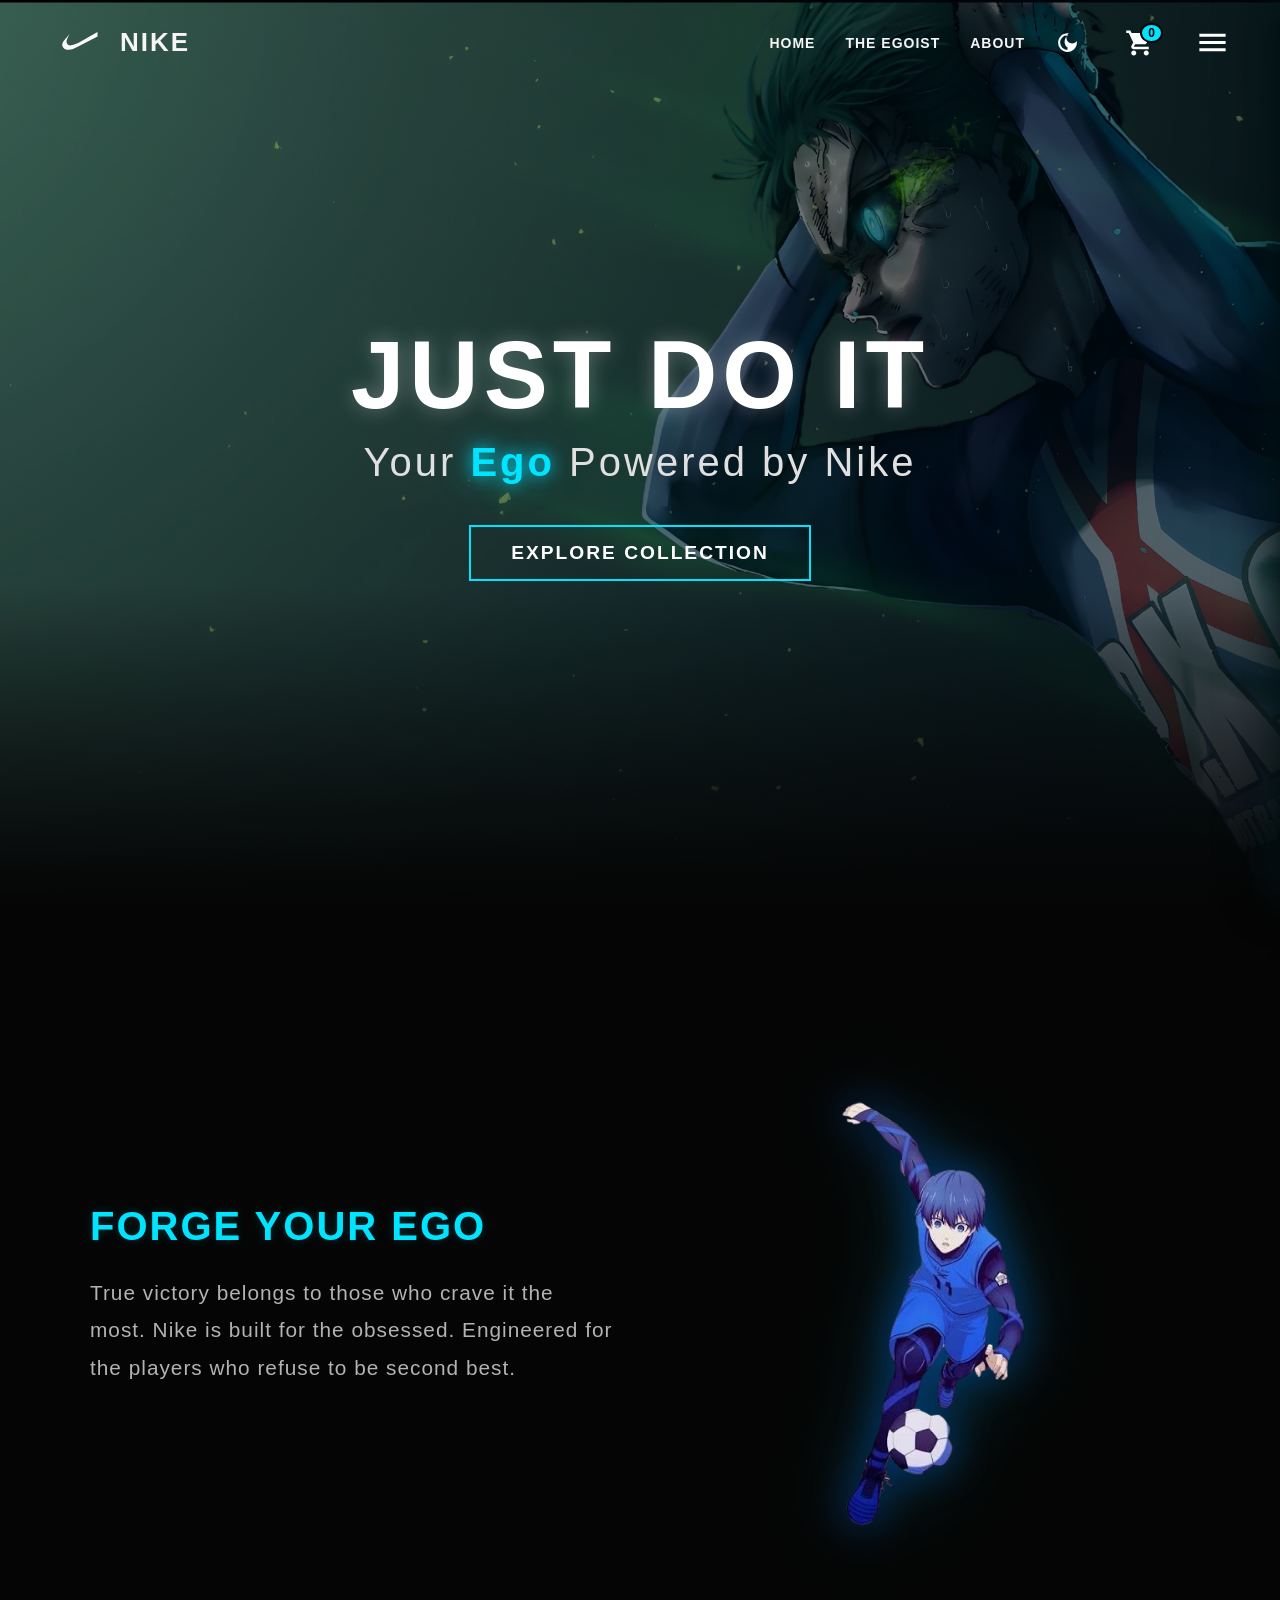
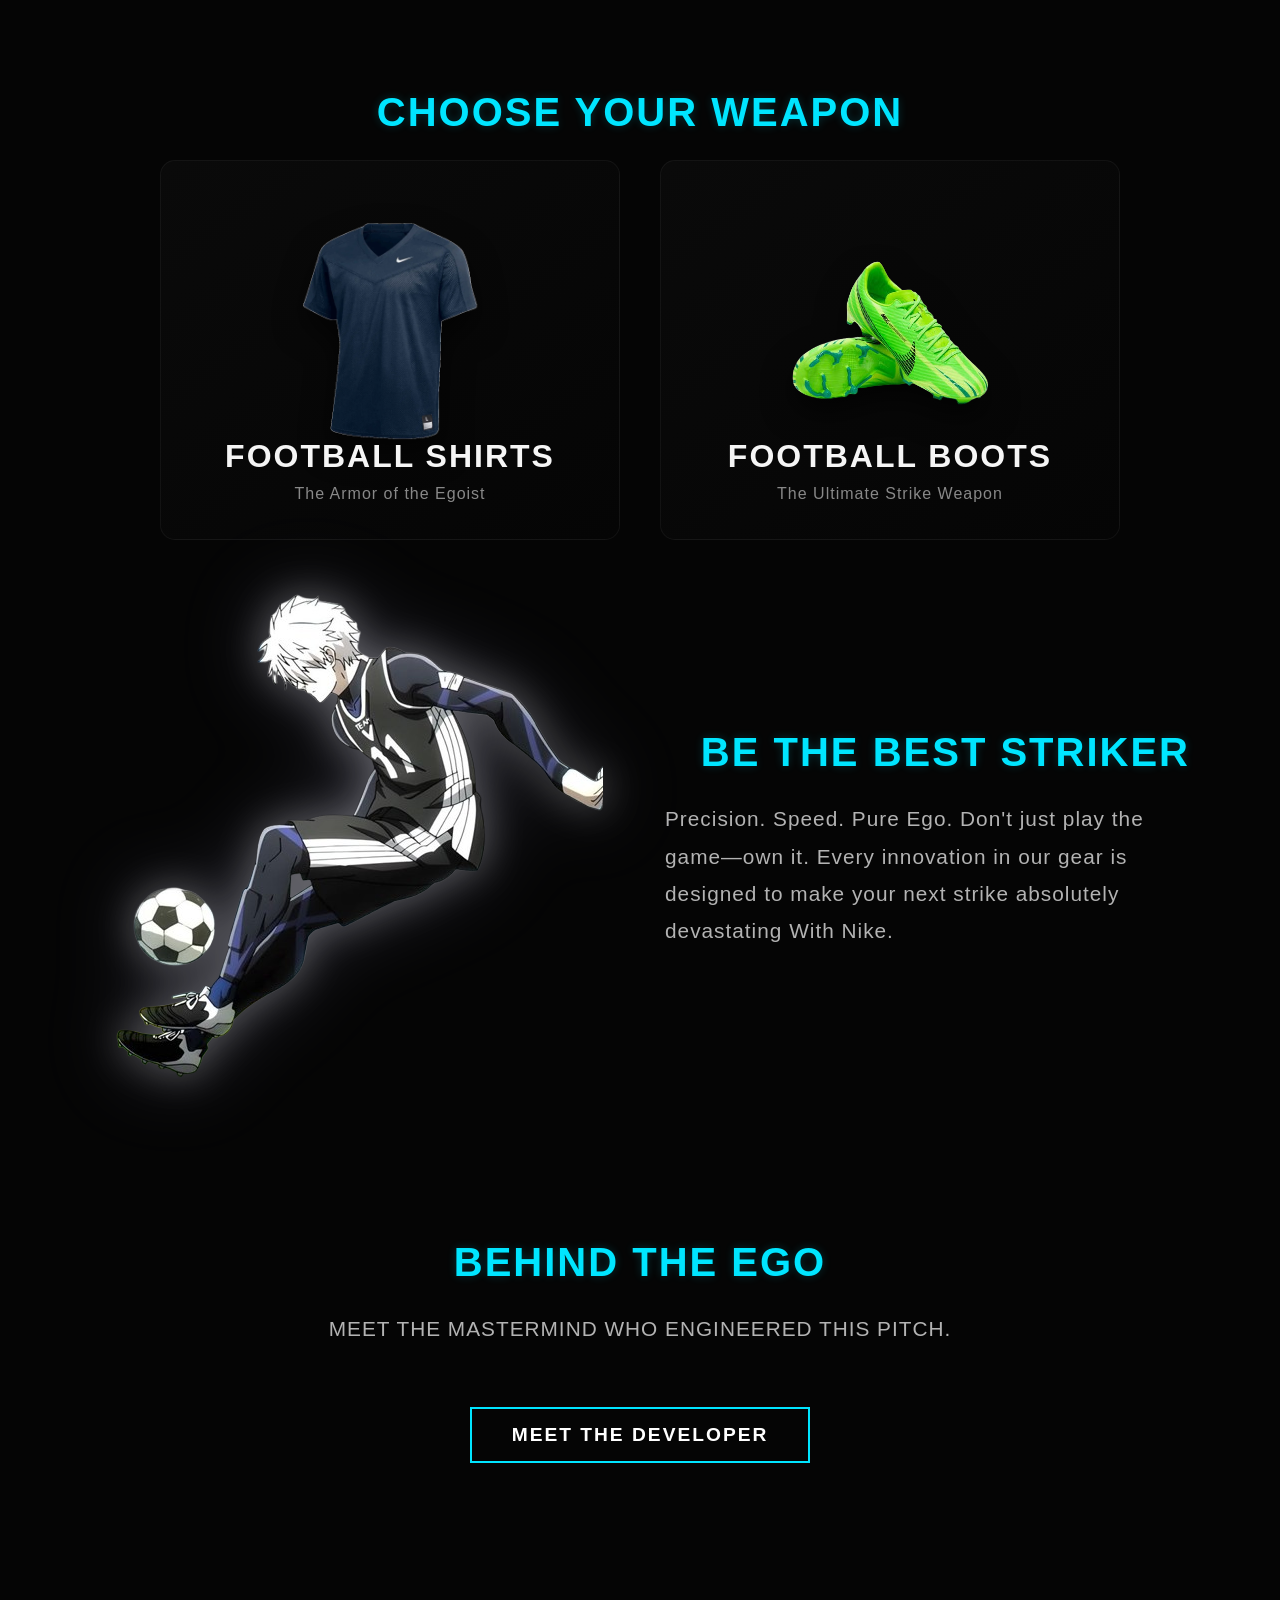
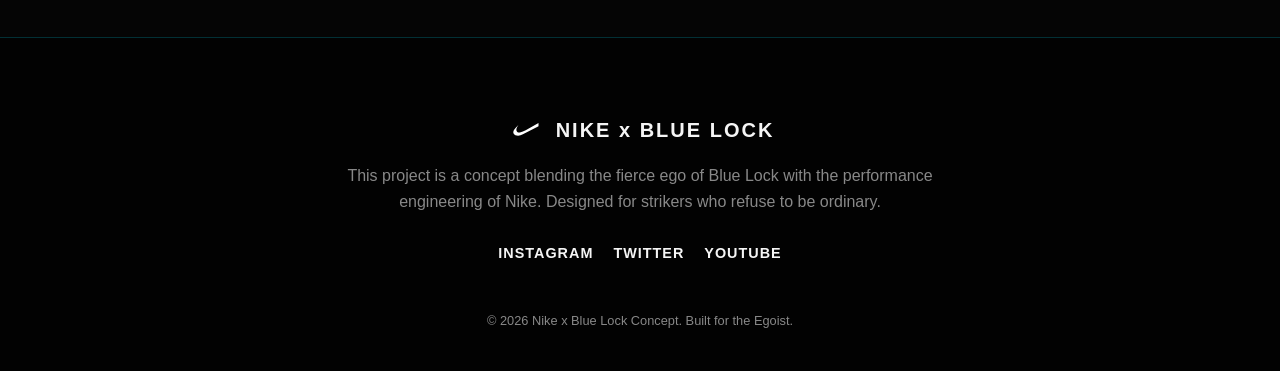
<file: index.html>
<!DOCTYPE html>
<html lang="en">
<head>
    <meta charset="UTF-8">
    <meta name="viewport" content="width=device-width, initial-scale=1.0">
    <title>Nike | Blue Lock</title>
    <link rel="icon" href="data:image/svg+xml,<svg xmlns='http://www.w3.org/2000/svg' viewBox='0 0 24 24'><path d='M24 7.8L9.04 15.6c-2.32 1.31-4.7 1.77-7.23.95C.13 15.44-1.14 13.9.79 10.98c.45-.69 1-1.34 1.58-1.95.83-.87 1.62-1.78 2.45-2.65-.63.95-1.14 1.95-1.6 2.97-.47 1.05-.62 2.1-.2 3.1.53 1.25 1.77 1.74 3.07 1.48 1.98-.38 3.86-1.15 5.6-2.07l12.31-7.06z' fill='%2300e5ff'/></svg>" type="image/svg+xml">
    <link rel="stylesheet" href="css/master.css">
</head>
<body>

    <!-- شريط التنقل (Navbar) -->
    <nav id="navbar">
        <div class="logo">
            <svg viewBox="0 0 24 24" width="60" height="35" fill="white">
                <path d="M24 7.8L9.04 15.6c-2.32 1.31-4.7 1.77-7.23.95C.13 15.44-1.14 13.9.79 10.98c.45-.69 1-1.34 1.58-1.95.83-.87 1.62-1.78 2.45-2.65-.63.95-1.14 1.95-1.6 2.97-.47 1.05-.62 2.1-.2 3.1.53 1.25 1.77 1.74 3.07 1.48 1.98-.38 3.86-1.15 5.6-2.07l12.31-7.06z"/>
            </svg>
            NIKE
        </div>
        
        <div class="nav-right">
            <ul class="nav-links">
                <li><a href="#hero">Home</a></li>
                <li><a href="#about">The Egoist</a></li>
                <li><a href="#footer">About</a></li>
            </ul>
            
            <!-- أيقونة التبديل بين الوضع النهاري والليلي -->
            <!-- الأساسي هنا (الدارك مود) فبيظهر القمر، والشمس مخفية -->
            <div class="theme-btn" id="theme-btn" onclick="toggleTheme()" style="cursor: pointer; margin-right: 15px; display: flex; align-items: center;">
                <svg class="moon-icon" viewBox="0 0 24 24" width="25" height="25" fill="white">
                    <path d="M12 3c-4.97 0-9 4.03-9 9s4.03 9 9 9 9-4.03 9-9c0-.46-.04-.92-.1-1.36-.98 1.37-2.58 2.26-4.4 2.26-3.03 0-5.5-2.47-5.5-5.5 0-1.82.89-3.42 2.26-4.4C12.92 3.04 12.46 3 12 3zm0 16c-3.86 0-7-3.14-7-7s3.14-7 7-7c.2 0 .4.02.59.05-2.02 1.3-3.39 3.55-3.39 6.15 0 2.6 1.37 4.85 3.39 6.15-.19.03-.39.05-.59.05z"/>
                </svg>
                <svg class="sun-icon" viewBox="0 0 24 24" width="25" height="25" fill="white" style="display: none;">
                    <path d="M12 7c-2.76 0-5 2.24-5 5s2.24 5 5 5 5-2.24 5-5-2.24-5-5-5zM2 13h2c.55 0 1-.45 1-1s-.45-1-1-1H2c-.55 0-1 .45-1 1s.45 1 1 1zm18 0h2c.55 0 1-.45 1-1s-.45-1-1-1h-2c-.55 0-1 .45-1 1s.45 1 1 1zM11 2v2c0 .55.45 1 1 1s1-.45 1-1V2c0-.55-.45-1-1-1s-1 .45-1 1zm0 18v2c0 .55.45 1 1 1s1-.45 1-1v-2c0-.55-.45-1-1-1s-1 .45-1 1zM5.99 4.58c-.39-.39-1.03-.39-1.41 0-.39.39-.39 1.03 0 1.41l1.06 1.06c.39.39 1.03.39 1.41 0s.39-1.03 0-1.41L5.99 4.58zm12.37 12.37c-.39-.39-1.03-.39-1.41 0-.39.39-.39 1.03 0 1.41l1.06 1.06c.39.39 1.03.39 1.41 0 .39-.39.39-1.03 0-1.41l-1.06-1.06zm1.06-10.96c.39-.39.39-1.03 0-1.41-.39-.39-1.03-.39-1.41 0l-1.06 1.06c-.39.39-.39 1.03 0 1.41s1.03.39 1.41 0l1.06-1.06zM7.05 18.36c.39-.39.39-1.03 0-1.41-.39-.39-1.03-.39-1.41 0l-1.06 1.06c-.39.39-.39 1.03 0 1.41s1.03.39 1.41 0l1.06-1.06z"/>
                </svg>
            </div>

            <!-- أيقونة سلة المشتريات -->
            <div class="cart-btn" onclick="toggleCart()">
                <svg viewBox="0 0 24 24" width="30" height="30" fill="white">
                    <path d="M7 18c-1.1 0-1.99.9-1.99 2S5.9 22 7 22s2-.9 2-2-.9-2-2-2zm10 0c-1.1 0-1.99.9-1.99 2s.89 2 1.99 2 2-.9 2-2-.9-2-2-2zm-9.83-3.25l.03-.12.9-1.63h7.45c.75 0 1.41-.41 1.75-1.03l3.58-6.49c.08-.14.12-.31.12-.48 0-.55-.45-1-1-1H5.21l-.94-2H1v2h2l3.6 7.59-1.35 2.44C4.52 15.37 5.48 17 7 17h12v-2H7l.17-.25z"/>
                </svg>
                <span class="cart-badge" id="cart-badge">0</span>
            </div>

            <!-- أيقونة القائمة الجانبية -->
            <div class="menu-btn" id="menu-btn">
                <svg viewBox="0 0 24 24" width="35" height="35" fill="white">
                    <path d="M3 6h18v2H3V6m0 5h18v2H3v-2m0 5h18v2H3v-2z"/>
                </svg>
            </div>
        </div>
    </nav>

  <!-- القائمة الجانبية المخفية -->
    <div id="sidebar" class="sidebar">
        <div class="close-btn" id="close-btn">&times;</div>
      <ul class="sidebar-links">
            <!-- ضفنا كلاس mobile-only للروابط اللي المفروض تختفي في اللاب توب -->
            <li class="mobile-only"><a href="#hero" onclick="document.getElementById('sidebar').classList.remove('active');">Home</a></li>
            <li class="mobile-only"><a href="#about" onclick="document.getElementById('sidebar').classList.remove('active');">The Egoist</a></li>
            
            <!-- التيشيرتات والبوتس هيفضلوا ظاهرين دايماً في كل الشاشات -->
            <li><a href="shirts.html" target="_blank">Football Shirts</a></li>
            <li><a href="boots.html" target="_blank">Football Boots</a></li>
            
            <li class="mobile-only"><a href="#footer" onclick="document.getElementById('sidebar').classList.remove('active');">About</a></li>
        </ul>
    </div>

    <!-- بطل الصفحة -->
    <section id="hero">
        <video class="video-bg" autoplay loop muted playsinline webkit-playsinline poster="main photos/rin-poster.png" preload="auto">
            <source src="main videos/rin-itoshi-bluelock.3840x2160.mp4" type="video/mp4">
        </video>
        <div class="overlay"></div>
        <div class="hero-content">
            <h1>Just Do It</h1>
            <h2>Your <span>Ego</span> Powered by Nike </h2>
<a href="#" id="explore-btn" class="btn" onclick="document.getElementById('sidebar').classList.add('active'); return false;">Explore Collection</a>        </div>
    </section>

    <!-- المحتوى -->
    <section id="about" class="content-section">
        
        <!-- إيساجي -->
        <div class="split-container reveal">
            <div class="text-content">
                <h3 class="section-title text-left">FORGE YOUR EGO</h3>
                <p>True victory belongs to those who crave it the most. Nike is built for the obsessed. Engineered for the players who refuse to be second best.</p>
            </div>
            <div class="image-content">
                <img src="main photos/images_isagiiii-removebg-preview.png" alt="Isagi Yoichi" class="character-img isagi-aura">
            </div>
        </div>
        
      

        <!-- الكروت -->
        <div class="categories-section reveal">
            <h3 class="section-title text-center">CHOOSE YOUR WEAPON</h3>
            <div class="cards-container">
                <a href="shirts.html" class="category-card isagi-card">
                    <img src="main photos/NikeMen_sStockFlagFootballJersey_13.webp" alt="Football Shirt" class="card-image">
                    <div class="card-text">
                        <h4>FOOTBALL SHIRTS</h4>
                        <p>The Armor of the Egoist</p>
                    </div>
                </a>
                <a href="boots.html" class="category-card rin-card">
                    <img src="main photos/images_boots-removebg-preview.png" alt="Football Boots" class="card-image">
                    <div class="card-text">
                        <h4>FOOTBALL BOOTS</h4>
                        <p>The Ultimate Strike Weapon</p>
                    </div>
                </a>
            </div>
        </div>



          <!-- ناجي -->
        <div class="split-container split-reverse reveal">
            <div class="text-content">
                <h3 class="section-title text-left">BE THE BEST STRIKER</h3>
                <p>Precision. Speed. Pure Ego. Don't just play the game—own it. Every innovation in our gear is designed to make your next strike absolutely devastating With Nike.</p>
            </div>
            <div class="image-content">
                <img src="main photos/nagiiisiii-removebg-preview.png" alt="Nagi Seishiro" class="character-img nagi-aura">
            </div>
        </div>


        
        
        <!-- سيكشن المطور -->
        <div class="developer-teaser reveal">
            <h3 class="section-title text-center">BEHIND THE EGO</h3>
            <p class="section-subtitle text-center">Meet the mastermind who engineered this pitch.</p>
            <div class="text-center" style="margin-top: 30px;">
                <a href="me.html" class="btn">MEET THE DEVELOPER</a>
            </div>
        </div>

    </section>

    <!-- الفوتر -->
    <footer id="footer" class="footer-section">
        <div class="footer-content reveal">
            <div class="footer-logo">
                <svg viewBox="0 0 24 24" width="40" height="25" fill="white">
                    <path d="M24 7.8L9.04 15.6c-2.32 1.31-4.7 1.77-7.23.95C.13 15.44-1.14 13.9.79 10.98c.45-.69 1-1.34 1.58-1.95.83-.87 1.62-1.78 2.45-2.65-.63.95-1.14 1.95-1.6 2.97-.47 1.05-.62 2.1-.2 3.1.53 1.25 1.77 1.74 3.07 1.48 1.98-.38 3.86-1.15 5.6-2.07l12.31-7.06z"/>
                </svg>
                <span>NIKE x BLUE LOCK</span>
            </div>
            <p>This project is a concept blending the fierce ego of Blue Lock with the performance engineering of Nike. Designed for strikers who refuse to be ordinary.</p>
            <div class="social-links">
                <a href="https://www.instagram.com/nike/" target="_blank">Instagram</a>
                <a href="https://twitter.com/Nike" target="_blank">Twitter</a>
                <a href="https://www.youtube.com/@nike" target="_blank">YouTube</a>
            </div>
            <p class="copyright">&copy; 2026 Nike x Blue Lock Concept. Built for the Egoist.</p>
        </div>
    </footer>

    <!-- سلة المشتريات -->
    <div id="cart-sidebar" class="cart-sidebar">
        <div class="cart-header">
            <h2>YOUR GEAR</h2>
            <div class="close-cart" onclick="toggleCart()">&times;</div>
        </div>
        
        <div class="cart-items-container" id="cart-items"></div>

        <div class="cart-footer">
            <div class="cart-total">
                <span>TOTAL:</span>
                <span id="cart-total-price">$0.00</span>
            </div>
            <button class="btn checkout-btn">CHECKOUT</button>
        </div>
    </div>
    
    <div id="cart-overlay" class="cart-overlay" onclick="toggleCart()"></div>

    <script src="js/active.js"></script>
</body>
</html>
</file>
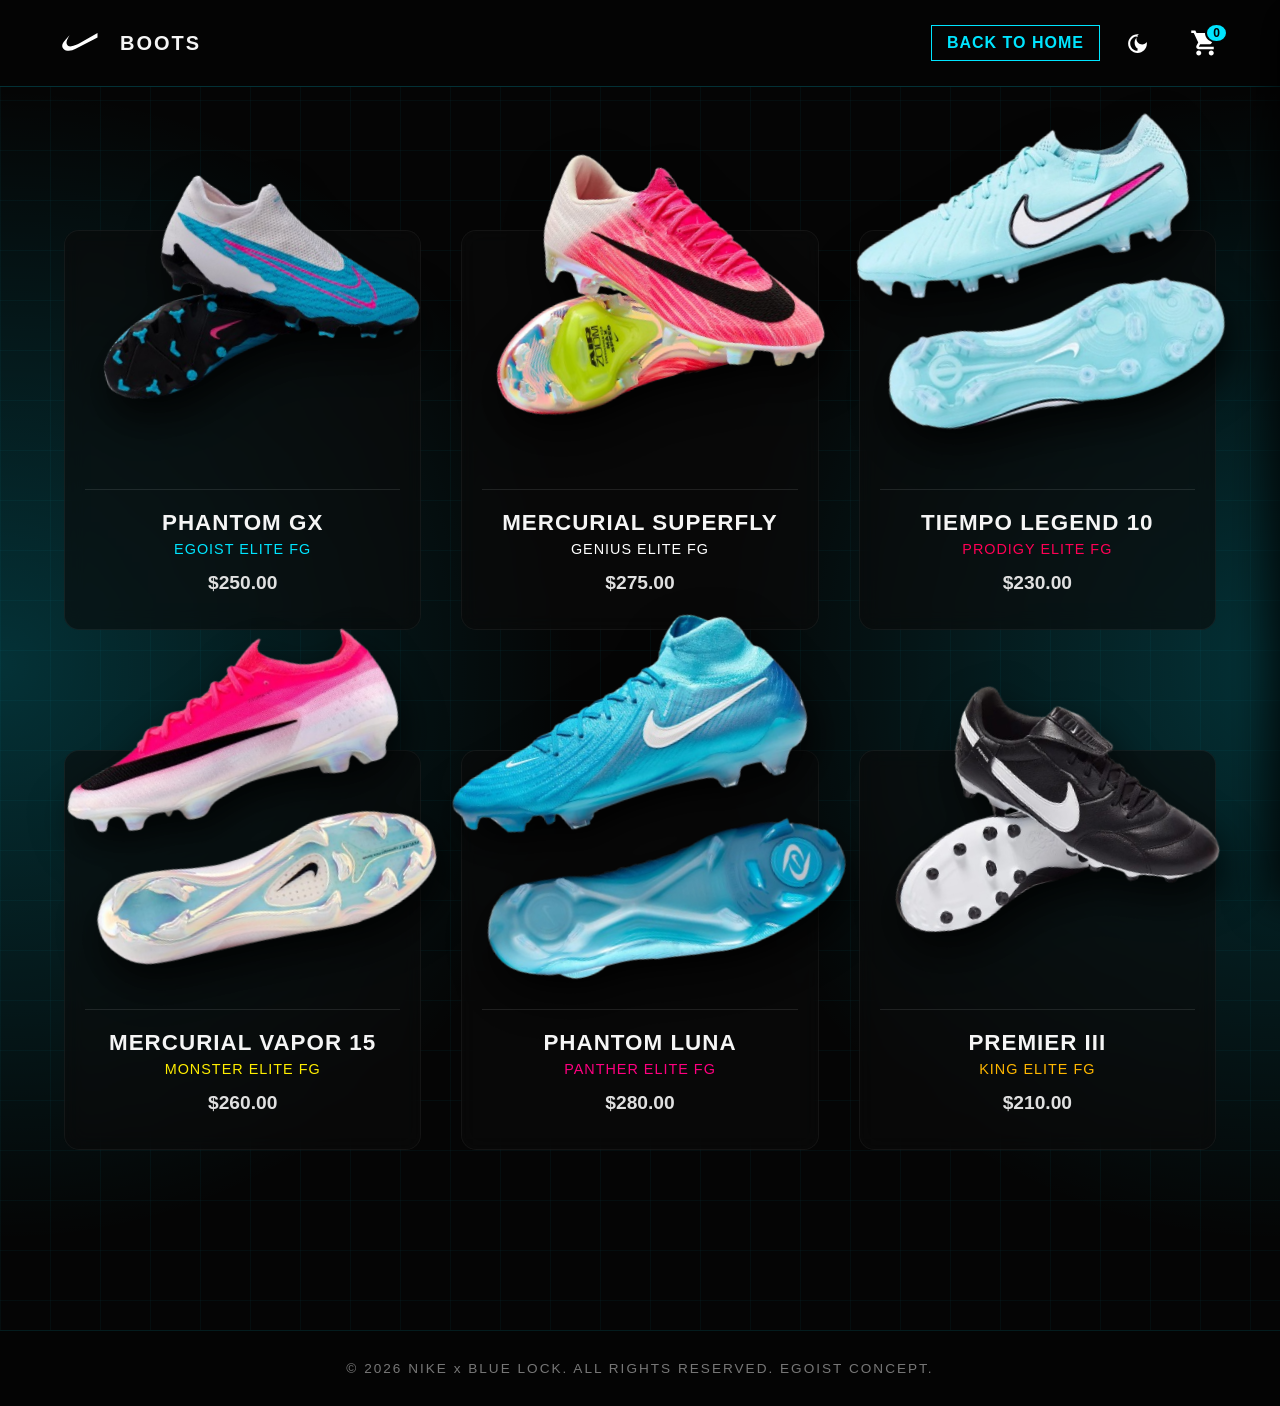
<file: boots.html>
<!DOCTYPE html>
<html lang="en">
<head>
    <meta charset="UTF-8">
    <meta name="viewport" content="width=device-width, initial-scale=1.0">
    <title>Nike | Football Boots</title>
    <!-- ربط ملف الـ CSS الخاص بالأحذية -->
    <link rel="stylesheet" href="css/boots.css">
</head>
<body>

    <!-- الناف بار للرجوع -->
    <nav id="navbar">
        <div class="logo">
            <svg viewBox="0 0 24 24" width="60" height="35" fill="white">
                <path d="M24 7.8L9.04 15.6c-2.32 1.31-4.7 1.77-7.23.95C.13 15.44-1.14 13.9.79 10.98c.45-.69 1-1.34 1.58-1.95.83-.87 1.62-1.78 2.45-2.65-.63.95-1.14 1.95-1.6 2.97-.47 1.05-.62 2.1-.2 3.1.53 1.25 1.77 1.74 3.07 1.48 1.98-.38 3.86-1.15 5.6-2.07l12.31-7.06z"/>
            </svg>
            BOOTS
        </div>
        <div class="nav-right">
            <a href="index.html" class="back-btn">Back to Home</a>
            
            
            <!-- أيقونة التبديل بين الوضع النهاري والليلي -->
            <div class="theme-btn" id="theme-btn" onclick="toggleTheme()" style="cursor: pointer; margin-right: 15px; display: flex; align-items: center;">
                <svg class="moon-icon" viewBox="0 0 24 24" width="25" height="25" fill="white">
                    <path d="M12 3c-4.97 0-9 4.03-9 9s4.03 9 9 9 9-4.03 9-9c0-.46-.04-.92-.1-1.36-.98 1.37-2.58 2.26-4.4 2.26-3.03 0-5.5-2.47-5.5-5.5 0-1.82.89-3.42 2.26-4.4C12.92 3.04 12.46 3 12 3zm0 16c-3.86 0-7-3.14-7-7s3.14-7 7-7c.2 0 .4.02.59.05-2.02 1.3-3.39 3.55-3.39 6.15 0 2.6 1.37 4.85 3.39 6.15-.19.03-.39.05-.59.05z"/>
                </svg>
                <svg class="sun-icon" viewBox="0 0 24 24" width="25" height="25" fill="white" style="display: none;">
                    <path d="M12 7c-2.76 0-5 2.24-5 5s2.24 5 5 5 5-2.24 5-5-2.24-5-5-5zM2 13h2c.55 0 1-.45 1-1s-.45-1-1-1H2c-.55 0-1 .45-1 1s.45 1 1 1zm18 0h2c.55 0 1-.45 1-1s-.45-1-1-1h-2c-.55 0-1 .45-1 1s.45 1 1 1zM11 2v2c0 .55.45 1 1 1s1-.45 1-1V2c0-.55-.45-1-1-1s-1 .45-1 1zm0 18v2c0 .55.45 1 1 1s1-.45 1-1v-2c0-.55-.45-1-1-1s-1 .45-1 1zM5.99 4.58c-.39-.39-1.03-.39-1.41 0-.39.39-.39 1.03 0 1.41l1.06 1.06c.39.39 1.03.39 1.41 0s.39-1.03 0-1.41L5.99 4.58zm12.37 12.37c-.39-.39-1.03-.39-1.41 0-.39.39-.39 1.03 0 1.41l1.06 1.06c.39.39 1.03.39 1.41 0 .39-.39.39-1.03 0-1.41l-1.06-1.06zm1.06-10.96c.39-.39.39-1.03 0-1.41-.39-.39-1.03-.39-1.41 0l-1.06 1.06c-.39.39-.39 1.03 0 1.41s1.03.39 1.41 0l1.06-1.06zM7.05 18.36c.39-.39.39-1.03 0-1.41-.39-.39-1.03-.39-1.41 0l-1.06 1.06c-.39.39-.39 1.03 0 1.41s1.03.39 1.41 0l1.06-1.06z"/>
                </svg>
            </div>

            <!-- أيقونة سلة المشتريات -->
            <div class="cart-btn" onclick="toggleCart()">
                <svg viewBox="0 0 24 24" width="30" height="30" fill="white">
                    <path d="M7 18c-1.1 0-1.99.9-1.99 2S5.9 22 7 22s2-.9 2-2-.9-2-2-2zm10 0c-1.1 0-1.99.9-1.99 2s.89 2 1.99 2 2-.9 2-2-.9-2-2-2zm-9.83-3.25l.03-.12.9-1.63h7.45c.75 0 1.41-.41 1.75-1.03l3.58-6.49c.08-.14.12-.31.12-.48 0-.55-.45-1-1-1H5.21l-.94-2H1v2h2l3.6 7.59-1.35 2.44C4.52 15.37 5.48 17 7 17h12v-2H7l.17-.25z"/>
                </svg>
                <span class="cart-badge" id="cart-badge">0</span>
            </div>
        </div>
    </nav>

    <!-- مساحة الكروت والمنتجات -->
    <section id="boots-hero">
        <div class="products-grid">
            
            <!-- 1. الكارت الأول (أزرق) -->
            <div class="product-card boot-card-1">
                <div class="card-glow"></div>
                <img src="boots/1.png" alt="Nike Boot" class="boot-img">
                <div class="card-info">
                    <h2 class="boot-name">PHANTOM GX</h2>
                    <p class="edition">Egoist Elite FG</p>
                    <p class="price">$250.00</p>
                    <a href="javascript:void(0)" class="buy-btn" onclick="addToCart('PHANTOM GX', 250, 'boots/1.png')">ADD TO CART</a>
                </div>
            </div>

            <!-- 2. الكارت التاني (أبيض) -->
            <div class="product-card boot-card-2">
                <div class="card-glow"></div>
                <img src="boots/2.png" alt="Nike Boot" class="boot-img">
                <div class="card-info">
                    <h2 class="boot-name">MERCURIAL SUPERFLY</h2>
                    <p class="edition">Genius Elite FG</p>
                    <p class="price">$275.00</p>
                    <a href="javascript:void(0)" class="buy-btn" onclick="addToCart('MERCURIAL SUPERFLY', 275, 'boots/2.png')">ADD TO CART</a>
                </div>
            </div>

            <!-- 3. الكارت التالت (أحمر) -->
            <div class="product-card boot-card-3">
                <div class="card-glow"></div>
                <img src="boots/3.png" alt="Nike Boot" class="boot-img">
                <div class="card-info">
                    <h2 class="boot-name">TIEMPO LEGEND 10</h2>
                    <p class="edition">Prodigy Elite FG</p>
                    <p class="price">$230.00</p>
                    <a href="javascript:void(0)" class="buy-btn" onclick="addToCart('TIEMPO LEGEND 10', 230, 'boots/3.png')">ADD TO CART</a>
                </div>
            </div>

            <!-- 4. الكارت الرابع (أصفر) -->
            <div class="product-card boot-card-4">
                <div class="card-glow"></div>
                <img src="boots/4.png" alt="Nike Boot" class="boot-img">
                <div class="card-info">
                    <h2 class="boot-name">MERCURIAL VAPOR 15</h2>
                    <p class="edition">Monster Elite FG</p>
                    <p class="price">$260.00</p>
                    <a href="javascript:void(0)" class="buy-btn" onclick="addToCart('MERCURIAL VAPOR 15', 260, 'boots/4.png')">ADD TO CART</a>
                </div>
            </div>

            <!-- 5. الكارت الخامس (ماجنتا/بينك) -->
            <div class="product-card boot-card-5">
                <div class="card-glow"></div>
                <img src="boots/5.png" alt="Nike Boot" class="boot-img">
                <div class="card-info">
                    <h2 class="boot-name">PHANTOM LUNA</h2>
                    <p class="edition">Panther Elite FG</p>
                    <p class="price">$280.00</p>
                    <a href="javascript:void(0)" class="buy-btn" onclick="addToCart('PHANTOM LUNA', 280, 'boots/5.png')">ADD TO CART</a>
                </div>
            </div>

            <!-- 6. الكارت السادس (دهبي) -->
            <div class="product-card boot-card-6">
                <div class="card-glow"></div>
                <img src="boots/6.png" alt="Nike Boot" class="boot-img">
                <div class="card-info">
                    <h2 class="boot-name">PREMIER III</h2>
                    <p class="edition">King Elite FG</p>
                    <p class="price">$210.00</p>
                    <a href="javascript:void(0)" class="buy-btn" onclick="addToCart('PREMIER III', 210, 'boots/6.png')">ADD TO CART</a>
                </div>
            </div>

        </div>
    </section>

    <!-- فوتر الصفحة الاحترافي -->
    <footer id="boots-footer">
        <p>© 2026 NIKE x BLUE LOCK. ALL RIGHTS RESERVED. EGOIST CONCEPT.</p>
    </footer>

    <!-- سلة المشتريات (Cart Sidebar) -->
    <div id="cart-sidebar" class="cart-sidebar">
        <div class="cart-header">
            <h2>YOUR GEAR</h2>
            <div class="close-cart" onclick="toggleCart()">&times;</div>
        </div>
        
        <div class="cart-items-container" id="cart-items">
            <!-- المنتجات هتظهر هنا -->
        </div>

        <div class="cart-footer">
            <div class="cart-total">
                <span>TOTAL:</span>
                <span id="cart-total-price">$0.00</span>
            </div>
            <button class="btn checkout-btn">CHECKOUT</button>
        </div>
    </div>
    
    <!-- تغطية الشاشة للسلة -->
    <div id="cart-overlay" class="cart-overlay" onclick="toggleCart()"></div>

    <script src="js/boots.js"></script>
</body>
</html>
</file>
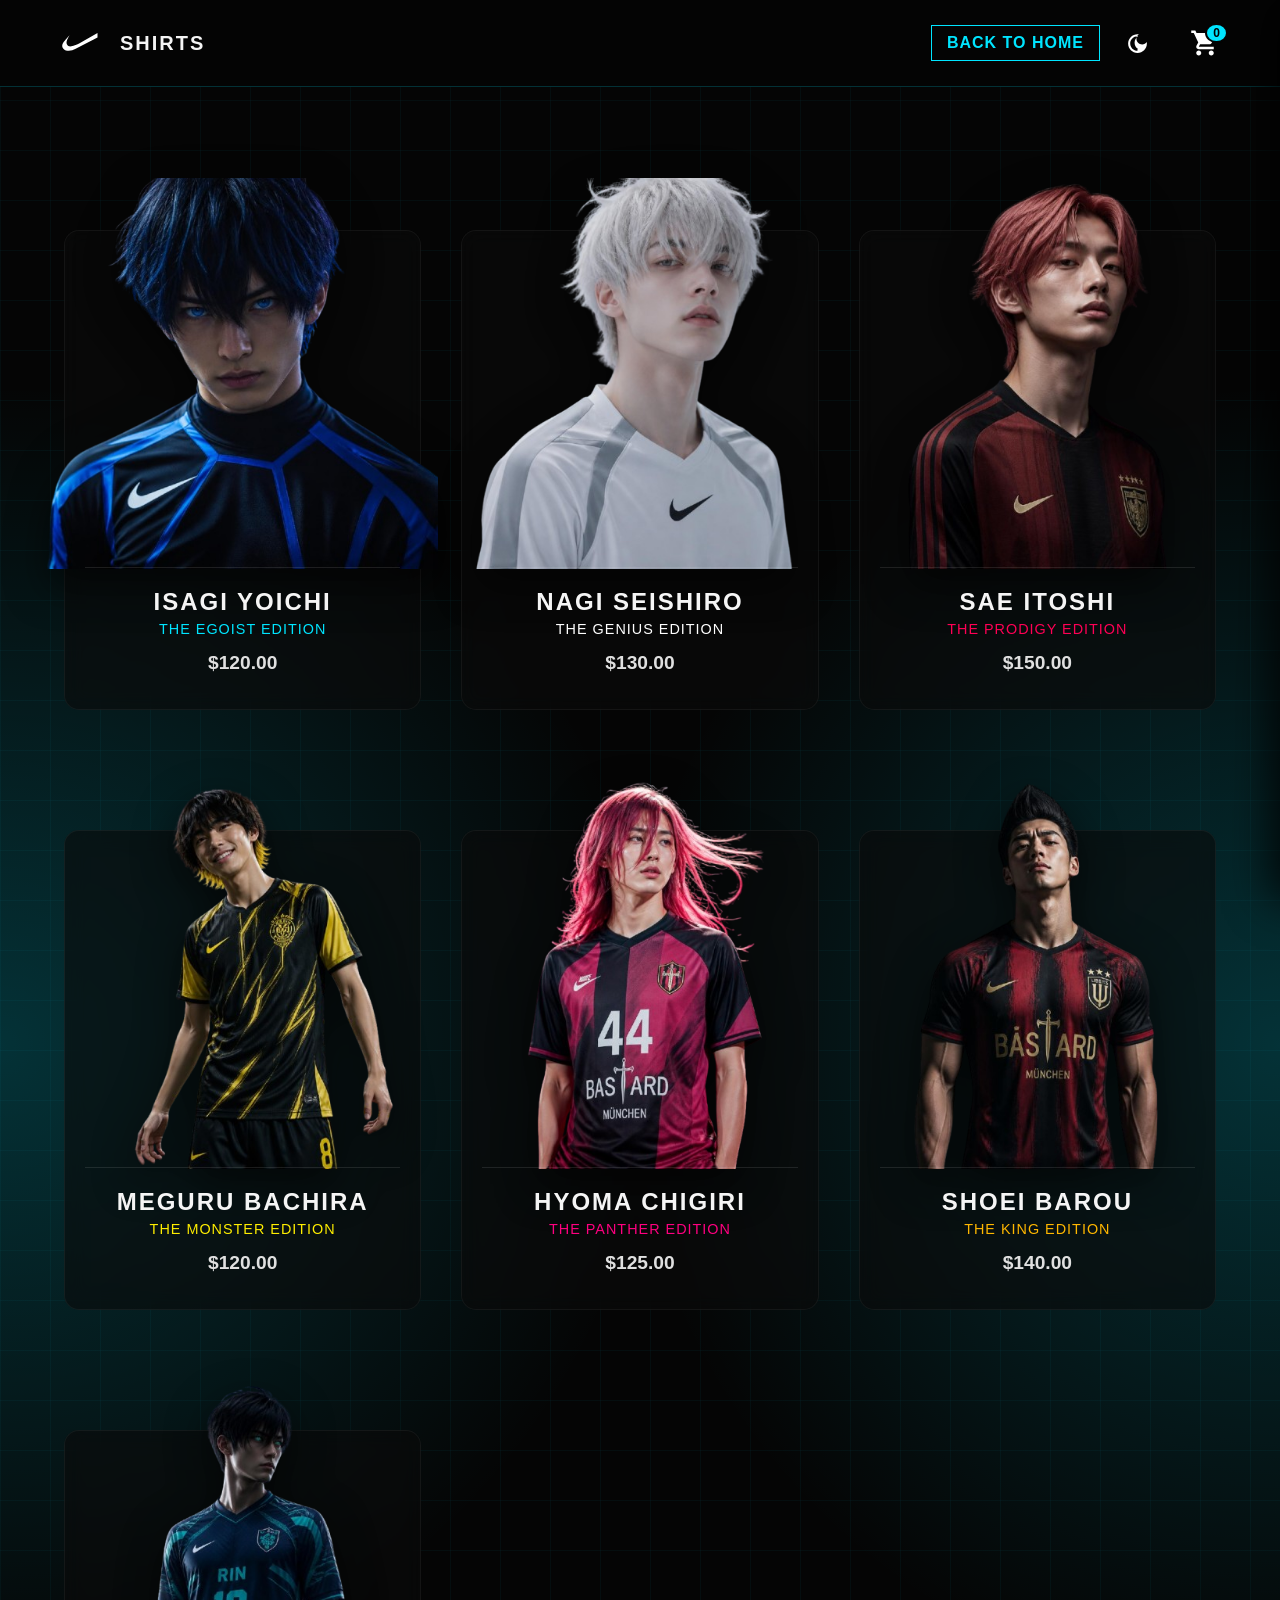
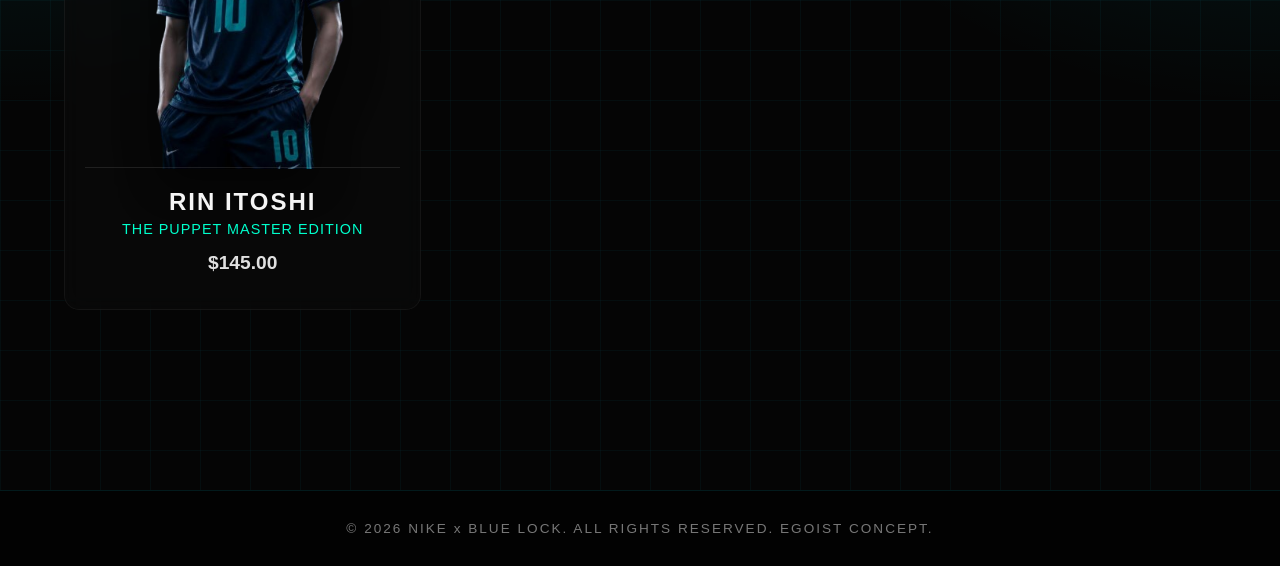
<file: shirts.html>
<!DOCTYPE html>
<html lang="en">
<head>
    <meta charset="UTF-8">
    <meta name="viewport" content="width=device-width, initial-scale=1.0">
    <title>Nike | Football Shirts</title>
    <!-- ربط ملف الـ CSS -->
    <link rel="stylesheet" href="css/shirts.css">
</head>
<body>

    <!-- الناف بار -->
    <nav id="navbar">
        <div class="logo">
            <svg viewBox="0 0 24 24" width="60" height="35" fill="white">
                <path d="M24 7.8L9.04 15.6c-2.32 1.31-4.7 1.77-7.23.95C.13 15.44-1.14 13.9.79 10.98c.45-.69 1-1.34 1.58-1.95.83-.87 1.62-1.78 2.45-2.65-.63.95-1.14 1.95-1.6 2.97-.47 1.05-.62 2.1-.2 3.1.53 1.25 1.77 1.74 3.07 1.48 1.98-.38 3.86-1.15 5.6-2.07l12.31-7.06z"/>
            </svg>
            SHIRTS
        </div>
        <div class="nav-right">
            <a href="index.html" class="back-btn">Back to Home</a>
            
            
            <!-- أيقونة التبديل بين الوضع النهاري والليلي -->
            <div class="theme-btn" id="theme-btn" onclick="toggleTheme()" style="cursor: pointer; margin-right: 15px; display: flex; align-items: center;">
                <svg class="moon-icon" viewBox="0 0 24 24" width="25" height="25" fill="white">
                    <path d="M12 3c-4.97 0-9 4.03-9 9s4.03 9 9 9 9-4.03 9-9c0-.46-.04-.92-.1-1.36-.98 1.37-2.58 2.26-4.4 2.26-3.03 0-5.5-2.47-5.5-5.5 0-1.82.89-3.42 2.26-4.4C12.92 3.04 12.46 3 12 3zm0 16c-3.86 0-7-3.14-7-7s3.14-7 7-7c.2 0 .4.02.59.05-2.02 1.3-3.39 3.55-3.39 6.15 0 2.6 1.37 4.85 3.39 6.15-.19.03-.39.05-.59.05z"/>
                </svg>
                <svg class="sun-icon" viewBox="0 0 24 24" width="25" height="25" fill="white" style="display: none;">
                    <path d="M12 7c-2.76 0-5 2.24-5 5s2.24 5 5 5 5-2.24 5-5-2.24-5-5-5zM2 13h2c.55 0 1-.45 1-1s-.45-1-1-1H2c-.55 0-1 .45-1 1s.45 1 1 1zm18 0h2c.55 0 1-.45 1-1s-.45-1-1-1h-2c-.55 0-1 .45-1 1s.45 1 1 1zM11 2v2c0 .55.45 1 1 1s1-.45 1-1V2c0-.55-.45-1-1-1s-1 .45-1 1zm0 18v2c0 .55.45 1 1 1s1-.45 1-1v-2c0-.55-.45-1-1-1s-1 .45-1 1zM5.99 4.58c-.39-.39-1.03-.39-1.41 0-.39.39-.39 1.03 0 1.41l1.06 1.06c.39.39 1.03.39 1.41 0s.39-1.03 0-1.41L5.99 4.58zm12.37 12.37c-.39-.39-1.03-.39-1.41 0-.39.39-.39 1.03 0 1.41l1.06 1.06c.39.39 1.03.39 1.41 0 .39-.39.39-1.03 0-1.41l-1.06-1.06zm1.06-10.96c.39-.39.39-1.03 0-1.41-.39-.39-1.03-.39-1.41 0l-1.06 1.06c-.39.39-.39 1.03 0 1.41s1.03.39 1.41 0l1.06-1.06zM7.05 18.36c.39-.39.39-1.03 0-1.41-.39-.39-1.03-.39-1.41 0l-1.06 1.06c-.39.39-.39 1.03 0 1.41s1.03.39 1.41 0l1.06-1.06z"/>
                </svg>
            </div>

            <!-- أيقونة سلة المشتريات -->
            <div class="cart-btn" onclick="toggleCart()">
                <svg viewBox="0 0 24 24" width="30" height="30" fill="white">
                    <path d="M7 18c-1.1 0-1.99.9-1.99 2S5.9 22 7 22s2-.9 2-2-.9-2-2-2zm10 0c-1.1 0-1.99.9-1.99 2s.89 2 1.99 2 2-.9 2-2-.9-2-2-2zm-9.83-3.25l.03-.12.9-1.63h7.45c.75 0 1.41-.41 1.75-1.03l3.58-6.49c.08-.14.12-.31.12-.48 0-.55-.45-1-1-1H5.21l-.94-2H1v2h2l3.6 7.59-1.35 2.44C4.52 15.37 5.48 17 7 17h12v-2H7l.17-.25z"/>
                </svg>
                <span class="cart-badge" id="cart-badge">0</span>
            </div>
        </div>
    </nav>

    <!-- مساحة الكروت والمنتجات -->
    <section id="shirts-hero">
        <div class="products-grid">
            
            <!-- 1. كارت إيساجي -->
            <div class="product-card isagi-card">
                <div class="card-glow"></div>
                <img src="shirts/isag.png" alt="Isagi Nike Shirt" class="character-img">
                <div class="card-info">
                    <h2 class="player-name">ISAGI YOICHI</h2>
                    <p class="edition">The Egoist Edition</p>
                    <p class="price">$120.00</p>
                    <a href="javascript:void(0)" class="buy-btn" onclick="addToCart('ISAGI YOICHI SHIRT', 120, 'shirts/isag.png')">ADD TO CART</a>
                </div>
            </div>

            <!-- 2. كارت ناجي -->
            <div class="product-card nagi-card">
                <div class="card-glow"></div>
                <img src="shirts/nagi.png" alt="Nagi Nike Shirt" class="character-img">
                <div class="card-info">
                    <h2 class="player-name">NAGI SEISHIRO</h2>
                    <p class="edition">The Genius Edition</p>
                    <p class="price">$130.00</p>
                    <a href="javascript:void(0)" class="buy-btn" onclick="addToCart('NAGI SEISHIRO SHIRT', 130, 'shirts/nagi.png')">ADD TO CART</a>
                </div>
            </div>

            <!-- 3. كارت ساي -->
            <div class="product-card sae-card">
                <div class="card-glow"></div>
                <img src="shirts/sae.png" alt="Sae Nike Shirt" class="character-img">
                <div class="card-info">
                    <h2 class="player-name">SAE ITOSHI</h2>
                    <p class="edition">The Prodigy Edition</p>
                    <p class="price">$150.00</p>
                    <a href="javascript:void(0)" class="buy-btn" onclick="addToCart('SAE ITOSHI SHIRT', 150, 'shirts/sae.png')">ADD TO CART</a>
                </div>
            </div>

            <!-- 4. كارت باشيرا -->
            <div class="product-card bachira-card">
                <div class="card-glow"></div>
                <img src="shirts/bach.png" alt="Bachira Nike Shirt" class="character-img">
                <div class="card-info">
                    <h2 class="player-name">MEGURU BACHIRA</h2>
                    <p class="edition">The Monster Edition</p>
                    <p class="price">$120.00</p>
                    <a href="javascript:void(0)" class="buy-btn" onclick="addToCart('MEGURU BACHIRA SHIRT', 120, 'shirts/bach.png')">ADD TO CART</a>
                </div>
            </div>

            <!-- 5. كارت تشيجيري -->
            <div class="product-card chigiri-card">
                <div class="card-glow"></div>
                <img src="shirts/chig.png" alt="Chigiri Nike Shirt" class="character-img">
                <div class="card-info">
                    <h2 class="player-name">HYOMA CHIGIRI</h2>
                    <p class="edition">The Panther Edition</p>
                    <p class="price">$125.00</p>
                    <a href="javascript:void(0)" class="buy-btn" onclick="addToCart('HYOMA CHIGIRI SHIRT', 125, 'shirts/chig.png')">ADD TO CART</a>
                </div>
            </div>

            <!-- 6. كارت بارو -->
            <div class="product-card barou-card">
                <div class="card-glow"></div>
                <img src="shirts/bar.png" alt="Barou Nike Shirt" class="character-img">
                <div class="card-info">
                    <h2 class="player-name">SHOEI BAROU</h2>
                    <p class="edition">The King Edition</p>
                    <p class="price">$140.00</p>
                    <a href="javascript:void(0)" class="buy-btn" onclick="addToCart('SHOEI BAROU SHIRT', 140, 'shirts/bar.png')">ADD TO CART</a>
                </div>
            </div>

            <!-- 7. كارت رين -->
            <div class="product-card rin-card">
                <div class="card-glow"></div>
                <img src="shirts/rin.png" alt="Rin Nike Shirt" class="character-img">
                <div class="card-info">
                    <h2 class="player-name">RIN ITOSHI</h2>
                    <p class="edition">The Puppet Master Edition</p>
                    <p class="price">$145.00</p>
                    <a href="javascript:void(0)" class="buy-btn" onclick="addToCart('RIN ITOSHI SHIRT', 145, 'shirts/rin.png')">ADD TO CART</a>
                </div>
            </div>

        </div>
    </section>

    <!-- فوتر الصفحة -->
    <footer id="shirts-footer">
        <p>© 2026 NIKE x BLUE LOCK. ALL RIGHTS RESERVED. EGOIST CONCEPT.</p>
    </footer>

    <!-- سلة المشتريات (Cart Sidebar) -->
    <div id="cart-sidebar" class="cart-sidebar">
        <div class="cart-header">
            <h2>YOUR GEAR</h2>
            <div class="close-cart" onclick="toggleCart()">&times;</div>
        </div>
        
        <div class="cart-items-container" id="cart-items">
            <!-- المنتجات هتظهر هنا -->
        </div>

        <div class="cart-footer">
            <div class="cart-total">
                <span>TOTAL:</span>
                <span id="cart-total-price">$0.00</span>
            </div>
            <button class="btn checkout-btn">CHECKOUT</button>
        </div>
    </div>
    
    <!-- تغطية الشاشة للسلة -->
    <div id="cart-overlay" class="cart-overlay" onclick="toggleCart()"></div>

    <!-- ربط ملف الـ JS -->
    <script src="js/shirts.js"></script>
</body>
</html>
</file>
<file: css/master.css>
/* =========================================
   متغيرات الألوان (Color Variables) للوضع الليلي (الافتراضي) والنهاري
   ========================================= */
:root {
    --bg-main: #050505;
    --bg-section: #050505;
    --bg-card: linear-gradient(145deg, #0a0a0a, #050505);
    --bg-footer: #020202;
    --bg-navbar-scrolled: rgba(5, 5, 5, 0.9);
    
    --text-main: #f5f5f5;
    --text-muted: #b3b3b3;
    --text-darker: #888;
    
    --border-color: rgba(255, 255, 255, 0.05);
    --border-bottom-sidebar: rgba(255, 255, 255, 0.1);
    
    --accent-color: #00e5ff;
    --logo-fill: white;
}

body.light-mode {
    --bg-main: #f4f4f9;
    --bg-section: #ffffff;
    --bg-card: linear-gradient(145deg, #ffffff, #f0f0f5);
    --bg-footer: #eaeaef;
    --bg-navbar-scrolled: rgba(255, 255, 255, 0.95);
    
    --text-main: #111111;
    --text-muted: #444444;
    --text-darker: #666666;
    
    --border-color: rgba(0, 0, 0, 0.1);
    --border-bottom-sidebar: rgba(0, 0, 0, 0.1);
    
    --accent-color: #0088cc; /* أزرق أغمق شوية عشان يبان على الأبيض */
    --logo-fill: black;
}



/* =========================================
   الأساسيات وتنسيق الصفحة
   ========================================= */
* {
    margin: 0;
    padding: 0;
    box-sizing: border-box;
    font-family: 'Arial', sans-serif;
}

html {
    scroll-behavior: smooth; 
}
 
body {
    overflow-x: hidden; 
    width: 100%;
    background-color: var(--bg-main); 
    color: var(--text-main);
    transition: background-color 0.5s ease, color 0.5s ease;
}
 
/* =========================================
   شريط التنقل (Navbar)
   ========================================= */
#navbar {
    position: fixed;
    top: 0;
    width: 100%;
    padding: 25px 50px;
    display: flex;
    justify-content: space-between;
    align-items: center;
    z-index: 1000;
    transition: background-color 0.5s ease, padding 0.4s ease, box-shadow 0.4s ease;
}
 
#navbar.scrolled {
    background-color: var(--bg-navbar-scrolled);
    padding: 15px 50px;
    box-shadow: 0 5px 20px rgba(0, 229, 255, 0.1); 
    backdrop-filter: blur(10px);
}
 
.logo {
    display: flex;
    align-items: center;
    gap: 10px;
    font-size: 26px;
    font-weight: 900;
    letter-spacing: 2px;
}
 
.nav-right {
    display: flex;
    align-items: center;
    gap: 30px; 
}
 
.nav-links {
    list-style: none;
    display: flex;
    gap: 30px;
}
 
.nav-links a {
    text-decoration: none;
    color: var(--text-main);
    font-weight: bold;
    font-size: 14px;
    text-transform: uppercase;
    letter-spacing: 1px;
    transition: color 0.5s ease, text-shadow 0.3s ease;
}
 
.nav-links a:hover {
    color: #00e5ff;
    text-shadow: 0 0 10px #00e5ff;
}
 
/* =========================================
   بطل الصفحة (Hero Section) والفيديو
   ========================================= */
#hero {
    position: relative;
    width: 100%;
    overflow: hidden;
    isolation: isolate; 
    background-color: #04100f; 
    
    background-image: url("../main photos/rin-poster.png");
    background-size: cover;
    background-position: center;

    height: 100vh;
    height: 100dvh;
    height: calc(var(--vh, 1vh) * 100);
    display: flex;
    justify-content: center;
    align-items: center;
    text-align: center;
}
 
.video-bg {
    position: absolute;
    top: 0;
    left: 0;
    width: 100%;
    height: 100%;
    min-width: 100%;
    min-height: 100%;
    object-fit: cover;
    z-index: -2;
}
 
.overlay {
    position: absolute;
    top: 0;
    left: 0;
    width: 100%;
    height: 100%;
    /* دمجنا التظليل العادي مع تدرج من تحت بياخد لون خلفية الموقع (سواء دارك أو لايت) */
    background: 
        linear-gradient(to bottom, transparent 65%, var(--bg-main) 100%),
        linear-gradient(135deg, rgba(0,0,0,0.4) 0%, rgba(0, 15, 30, 0.7) 100%);
    z-index: -1;
    transition: background 0.5s ease;
}
 
.hero-content {
    position: relative;
    z-index: 1;
    display: flex;
    flex-direction: column;
    justify-content: center;
    align-items: center;
    height: 100vh; 
    padding: 0 20px;
}
 
.hero-content h1 {
    font-size: 6rem;
    font-weight: 900;
    text-transform: uppercase;
    letter-spacing: 5px;
    margin-bottom: 10px;
    color: #fff;
    text-shadow: 0 0 20px rgba(255, 255, 255, 0.3);
}
 
.hero-content h2 {
    font-size: 2.5rem;
    font-weight: 300;
    letter-spacing: 3px;
    margin-bottom: 40px;
    color: #e0e0e0;
}
 
.hero-content h2 span {
    color: #00e5ff;
    font-weight: 800;
    text-shadow: 0 0 15px rgba(0, 229, 255, 0.8), 0 0 30px rgba(0, 229, 255, 0.5);
}

/* =========================================
   تنسيق الأزرار (هنا تم حل مشكلة اللون الأزرق اللي طالع بره)
   ========================================= */
.btn {
    padding: 15px 40px;
    background-color: transparent;
    color: #fff;
    border: 2px solid #00e5ff;
    text-transform: uppercase;
    font-weight: bold;
    font-size: 1.2rem;
    letter-spacing: 2px;
    text-decoration: none;
    transition: color 0.5s ease, border-color 0.5s ease, background-color 0.5s ease;
    position: relative;
    overflow: hidden !important; /* الأمر الإجباري لإخفاء اللون الزيادة */
    z-index: 1;
    display: inline-block;
    cursor: pointer;
}
 
.btn::before {
    content: '';
    position: absolute;
    top: 0;
    left: -100%;
    width: 100%;
    height: 100%;
    background-color: #00e5ff;
    z-index: -1;
    transition: all 0.4s ease;
}
 
.btn:hover::before {
    left: 0;
}
 
.btn:hover {
    color: #050505;
    box-shadow: 0 0 20px #00e5ff;
}
 
/* =========================================
   أكواد القائمة الجانبية (Sidebar) 
   ========================================= */
.menu-btn {
    cursor: pointer;
    display: flex;
    align-items: center;
    transition: transform 0.3s ease;
}
 
.menu-btn:hover {
    transform: scale(1.1);
}
 
.menu-btn:hover svg {
    fill: #00e5ff; 
}
 
.sidebar {
    position: fixed;
    top: 0;
    right: -350px; 
    width: 350px;
    height: 100vh;
    background: rgba(5, 5, 5, 0.95);
    backdrop-filter: blur(15px); 
    border-left: 2px solid #00e5ff; 
    box-shadow: -10px 0 30px rgba(0, 229, 255, 0.1);
    z-index: 2000; 
    transition: right 0.5s cubic-bezier(0.77, 0, 0.175, 1), background-color 0.5s ease, border-color 0.5s ease; 
    display: flex;
    flex-direction: column;
    padding: 40px;
    max-width: 100%;
}
 
.sidebar.active {
    right: 0; 
}
 
.close-btn {
    align-self: flex-end;
    font-size: 45px;
    font-weight: 300;
    cursor: pointer;
    color: var(--text-main);
    margin-bottom: 50px;
    transition: transform 0.3s ease, color 0.5s ease;
    line-height: 1;
}
 
.close-btn:hover {
    color: #00e5ff;
    transform: rotate(90deg); 
    text-shadow: 0 0 15px #00e5ff;
}
 
.sidebar-links {
    list-style: none;
    display: flex;
    flex-direction: column;
    gap: 30px;
}
 
.sidebar-links a {
    text-decoration: none;
    color: var(--text-main);
    font-size: 1.4rem;
    font-weight: 900;
    text-transform: uppercase;
    letter-spacing: 3px;
    transition: color 0.5s ease, border-color 0.5s ease, padding-left 0.3s ease;
    display: block;
    padding-bottom: 15px;
    border-bottom: 1px solid rgba(255, 255, 255, 0.1);
}
 
.sidebar-links a:hover {
    color: #00e5ff;
    padding-left: 15px; 
    border-bottom: 1px solid #00e5ff;
    text-shadow: 0 0 20px rgba(0, 229, 255, 0.5);
}
 
/* =========================================
   تنسيق قسم المحتوى (The Egoist Sections)
   ========================================= */
.content-section {
    padding: 120px 20px;
    background-color: var(--bg-main); 
    position: relative;
    z-index: 2; 
    overflow: hidden; 
    transition: background-color 0.5s ease;
}
 
.split-container {
    max-width: 1100px;
    margin: 0 auto 100px auto;
    display: flex;
    align-items: center;
    justify-content: space-between;
    gap: 50px;
}

.split-reverse {
    flex-direction: row-reverse;
}

.text-content {
    flex: 1;
}

.text-left {
    text-align: left; 
}

.split-reverse .text-left {
    text-align: right; 
}

.image-content {
    flex: 1;
    display: flex;
    justify-content: center;
    position: relative;
}

.character-img {
    max-width: 100%;
    height: auto;
    max-height: 550px; 
    object-fit: contain;
    transition: transform 0.5s ease, filter 0.5s ease;
}

.isagi-aura {
    filter: drop-shadow(0 0 20px rgba(0, 102, 255, 0.4)) drop-shadow(0 0 40px rgba(0, 229, 255, 0.2));
}

.character-img.isagi-aura:hover {
    transform: scale(1.05) translateY(-10px);
    filter: drop-shadow(0 0 25px rgba(0, 102, 255, 0.7)) drop-shadow(0 0 50px rgba(0, 229, 255, 0.5));
}

.nagi-aura {
    filter: drop-shadow(0 0 20px rgba(255, 255, 255, 0.3)) drop-shadow(0 0 40px rgba(200, 200, 255, 0.2));
}

.character-img.nagi-aura:hover {
    transform: scale(1.05) translateY(-10px);
    filter: drop-shadow(0 0 25px rgba(255, 255, 255, 0.6)) drop-shadow(0 0 50px rgba(200, 200, 255, 0.4));
}

.section-title {
    font-size: 2.5rem;
    color: #00e5ff;
    margin-bottom: 25px;
    text-transform: uppercase;
    letter-spacing: 2px;
    text-shadow: 0 0 10px rgba(0, 229, 255, 0.2);
    transition: color 0.5s ease;
}
 
.content-section p, .text-content p {
    font-size: 1.3rem;
    line-height: 1.8;
    color: var(--text-muted);
    font-weight: 300;
    letter-spacing: 1px;
    transition: color 0.5s ease;
}

/* =========================================
   قسم اختر سلاحك (Choose Your Weapon)
   ========================================= */
.categories-section {
    padding-top: 20px;
    padding-bottom: 50px;
}

.text-center {
    text-align: center !important;
    width: 100%;
}

.section-subtitle {
    text-align: center;
    margin-bottom: 60px;
    color: var(--text-darker);
    font-size: 1.1rem;
    text-transform: uppercase;
    letter-spacing: 2px;
    transition: color 0.5s ease;
}

.cards-container {
    display: flex;
    justify-content: center;
    gap: 40px;
    max-width: 1000px;
    margin: 0 auto;
    padding: 0 20px;
}

.category-card {
    flex: 1;
    position: relative;
    height: 380px; 
    background: var(--bg-card);
    border: 1px solid rgba(255, 255, 255, 0.05);
    border-radius: 15px;
    display: flex;
    flex-direction: column;
    justify-content: flex-end;
    padding: 30px;
    text-decoration: none;
    overflow: hidden;
    transition: transform 0.4s ease, box-shadow 0.4s ease, border-color 0.5s ease, background 0.5s ease;
}

.card-image {
    position: absolute;
    top: 45%;
    left: 50%;
    transform: translate(-50%, -50%);
    max-width: 80%;
    max-height: 60%;
    object-fit: contain;
    z-index: 1;
    transition: all 0.5s cubic-bezier(0.25, 0.8, 0.25, 1);
    filter: drop-shadow(0 15px 15px rgba(0,0,0,0.6));
}

.category-card::before {
    content: '';
    position: absolute;
    top: -50%;
    left: -50%;
    width: 200%;
    height: 200%;
    opacity: 0;
    transition: opacity 0.5s ease;
    z-index: 0;
}

.category-card.isagi-card::before {
    background: radial-gradient(circle, rgba(0, 102, 255, 0.15) 0%, transparent 60%);
}

.category-card.rin-card::before {
    background: radial-gradient(circle, rgba(0, 255, 0, 0.12) 0%, transparent 60%);
}

.card-text {
    position: relative;
    z-index: 2;
    text-align: center;
}

.category-card h4 {
    color: var(--text-main);
    font-size: 2rem;
    font-weight: 900;
    text-transform: uppercase;
    letter-spacing: 2px;
    margin-bottom: 5px;
    transition: color 0.5s ease;
}

.category-card p {
    color: var(--text-darker);
    font-size: 1rem;
    letter-spacing: 1px;
    margin-bottom: 0;
    transition: color 0.5s ease;
}

.category-card:hover { transform: translateY(-15px); }
.category-card:hover .card-image { transform: translate(-50%, -55%) scale(1.15) rotate(-3deg); }
.category-card.isagi-card:hover { box-shadow: 0 20px 40px rgba(0, 102, 255, 0.2); border-color: rgba(0, 102, 255, 0.5); }
.category-card.rin-card:hover { box-shadow: 0 20px 40px rgba(0, 255, 0, 0.15); border-color: rgba(0, 255, 0, 0.5); }
.category-card:hover::before { opacity: 1; }
.category-card.isagi-card:hover h4 { color: #00e5ff; }
.category-card.rin-card:hover h4 { color: #00ff00; }

/* =========================================
   مقدمة صفحة المطور (في الصفحة الرئيسية)
   ========================================= */
.developer-teaser { padding-bottom: 50px; padding-top: 50px; }

/* =========================================
   تنسيقات صفحة المطور (Developer Profile)
   ========================================= */
#developer-profile {
    position: relative;
    min-height: 100vh;
    display: flex;
    align-items: center;
    justify-content: center;
    padding: 120px 50px 50px;
    overflow: hidden;
    background-color: var(--bg-footer);
    transition: background-color 0.5s ease;
}
.pitch-floor {
    position: absolute;
    bottom: 0;
    left: 0;
    width: 100%;
    height: 35%;
    background: linear-gradient(to top, #0a2e15 0%, var(--bg-footer) 100%); 
    border-top: 1px solid rgba(0, 255, 170, 0.2); 
    box-shadow: 0 -20px 50px rgba(10, 46, 21, 0.4);
    z-index: 1;
    transition: background 0.5s ease;
}
.dev-content {
    position: relative;
    z-index: 2;
    display: flex;
    align-items: center;
    justify-content: space-between;
    max-width: 1200px;
    width: 100%;
    gap: 50px;
}
.dev-text { flex: 1; }
.dev-title { font-size: 5rem; color: var(--text-main); font-weight: 900; text-transform: uppercase; letter-spacing: 5px; margin-bottom: 10px; text-shadow: 0 0 20px rgba(0, 229, 255, 0.5); transition: color 0.5s ease; }
.dev-role { font-size: 1.8rem; color: #00e5ff; margin-bottom: 25px; letter-spacing: 2px; }
.dev-desc { font-size: 1.2rem; color: var(--text-muted); line-height: 1.8; margin-bottom: 40px; max-width: 500px; transition: color 0.5s ease; }
.linkedin-btn {
    display: inline-flex;
    align-items: center;
    gap: 12px;
    background-color: transparent;
    border-color: #0077b5;
}
.linkedin-btn:hover {
    background-color: #0077b5;
    box-shadow: 0 0 25px rgba(0, 119, 181, 0.6);
    color: #fff;
}
.linkedin-btn::before { background-color: #0077b5; }
.dev-image-container {
    flex: 1;
    display: flex;
    justify-content: center;
    align-items: flex-end;
    height: 70vh;
}
.dev-img {
    max-height: 100%;
    object-fit: contain;
    position: relative;
    bottom: -40px; 
    transition: transform 0.5s ease, filter 0.5s ease;
}
.dev-aura { filter: drop-shadow(0 0 25px rgba(0, 229, 255, 0.4)) drop-shadow(0 0 45px rgba(0, 102, 255, 0.3)); }
.dev-img.dev-aura:hover {
    transform: scale(1.05) translateY(-10px);
    filter: drop-shadow(0 0 35px rgba(0, 229, 255, 0.7)) drop-shadow(0 0 60px rgba(0, 102, 255, 0.5));
}
 
/* =========================================
   حركة الأنيميشن مع السكرول (Reveal Animation)
   ========================================= */
.reveal {
    opacity: 0;
    transform: translateY(60px); 
    transition: all 0.8s ease-out; 
}
.reveal.active {
    opacity: 1;
    transform: translateY(0); 
}
 
/* =========================================
   تنسيق تذييل الصفحة (Footer)
   ========================================= */
.footer-section {
    background-color: var(--bg-footer);
    padding: 80px 20px 40px;
    text-align: center;
    border-top: 1px solid rgba(0, 229, 255, 0.2); 
    position: relative;
    z-index: 2;
    transition: background-color 0.5s ease;
}
.footer-content { max-width: 600px; margin: 0 auto; display: flex; flex-direction: column; align-items: center; gap: 20px; }
.footer-logo { display: flex; align-items: center; gap: 10px; font-size: 20px; font-weight: 900; letter-spacing: 2px; color: var(--text-main); transition: color 0.5s ease; }
.footer-content p { font-size: 1rem; color: var(--text-darker); line-height: 1.6; transition: color 0.5s ease; }
.social-links { display: flex; gap: 20px; margin-top: 10px; }
.social-links a { color: var(--text-main); text-decoration: none; font-weight: bold; text-transform: uppercase; letter-spacing: 1px; font-size: 0.9rem; transition: color 0.5s ease, text-shadow 0.3s ease; }
.social-links a:hover { color: #00e5ff; text-shadow: 0 0 10px #00e5ff; }
.copyright { margin-top: 30px; font-size: 0.8rem !important; color: var(--text-darker) !important; transition: color 0.5s ease; }

/* =========================================
   تصميم سلة المشتريات (Cart Sidebar)
   ========================================= */
.cart-sidebar { position: fixed; top: 0; right: -400px; width: 400px; max-width: 100%; height: 100vh; background: var(--bg-main); border-left: 1px solid #00e5ff; box-shadow: -10px 0 40px rgba(0, 0, 0, 0.8); z-index: 3000; transition: right 0.4s ease, background-color 0.5s ease; display: flex; flex-direction: column; }
.cart-sidebar.active { right: 0; }
.cart-header { padding: 30px 20px; display: flex; justify-content: space-between; align-items: center; border-bottom: 1px solid rgba(255,255,255,0.1); }
.cart-header h2 { color: #00e5ff; font-size: 1.8rem; font-weight: 900; letter-spacing: 2px; }
.close-cart { font-size: 35px; color: var(--text-main); cursor: pointer; transition: transform 0.3s ease, color 0.5s ease; line-height: 1; }
.close-cart:hover { color: #ff0055; transform: scale(1.1); }

/* منتجات السلة */
.cart-items-container { flex: 1; overflow-y: auto; padding: 20px; }
.cart-item { display: flex; align-items: center; gap: 15px; background: #111; padding: 15px; border-radius: 10px; margin-bottom: 15px; border: 1px solid rgba(255,255,255,0.05); transition: background-color 0.5s ease, border-color 0.5s ease; }
.cart-item-img { width: 70px; height: 70px; object-fit: contain; background: #050505; border-radius: 8px; padding: 5px; transition: background-color 0.5s ease; }
.cart-item-info { flex: 1; }
.cart-item-title { font-size: 1rem; color: var(--text-main); font-weight: bold; margin-bottom: 5px; text-transform: uppercase; transition: color 0.5s ease; }
.cart-item-price { font-size: 1.1rem; color: #00e5ff; font-weight: bold; }
.remove-item { color: #ff0055; cursor: pointer; font-size: 1.5rem; font-weight: bold; transition: transform 0.3s ease; }
.remove-item:hover { transform: scale(1.2); }
.empty-cart-msg { text-align: center; color: #777; font-size: 1.2rem; margin-top: 50px; }

.cart-footer { padding: 20px; border-top: 1px solid rgba(255,255,255,0.1); background: var(--bg-footer); transition: background-color 0.5s ease; }
.cart-total { display: flex; justify-content: space-between; font-size: 1.5rem; font-weight: 900; color: var(--text-main); margin-bottom: 20px; transition: color 0.5s ease; }
.checkout-btn { width: 100%; text-align: center; }

.cart-overlay { position: fixed; top: 0; left: 0; width: 100%; height: 100%; background: rgba(0,0,0,0.6); z-index: 2500; opacity: 0; visibility: hidden; transition: opacity 0.4s ease; backdrop-filter: blur(5px); }
.cart-overlay.active { opacity: 1; visibility: visible; }

/* أيقونة السلة (Cart) */
.cart-btn { position: relative; cursor: pointer; display: flex; align-items: center; transition: transform 0.3s ease; margin-right: 10px; }
.cart-btn:hover { transform: scale(1.1); }
.cart-btn:hover svg { fill: #00e5ff; }
.cart-badge { position: absolute; top: -5px; right: -8px; background-color: #00e5ff; color: #000; font-size: 12px; font-weight: bold; padding: 2px 6px; border-radius: 50%; border: 2px solid var(--bg-main); display: flex; align-items: center; justify-content: center; min-width: 20px; height: 20px; transition: border-color 0.5s ease; }
 
/* =========================================================
   استجابة الموقع للشاشات المتوسطة والموبايل
   ========================================================= */
@media (max-width: 900px) {
    .hero-content h1 { font-size: 3.4rem; letter-spacing: 2px; }
    .hero-content h2 { font-size: 1.6rem; letter-spacing: 1px; margin-bottom: 32px; }
    .section-title { font-size: 1.9rem; }
    .content-section { padding: 90px 20px; }
    .content-section p, .text-content p { font-size: 1.05rem; }
    
    .split-container, .split-reverse {
        flex-direction: column-reverse;
        text-align: center;
        gap: 40px;
    }
    .text-left, .split-reverse .text-left { text-align: center; }
    .character-img { max-height: 400px; }
    .cards-container { flex-direction: column; }
    
    .category-card {
        min-height: 350px !important;
        height: auto;
    }

    #developer-profile { flex-direction: column; padding: 100px 20px 0; }
    .dev-content { flex-direction: column; text-align: center; gap: 20px; }
    .dev-title { font-size: 3.5rem; }
    .dev-role { font-size: 1.4rem; }
    .dev-desc { margin: 0 auto 30px; }
    .dev-image-container { height: 50vh; }
}
 
@media (max-width: 480px) {
   #navbar { padding: 15px 15px; flex-wrap: nowrap; }
    #navbar.scrolled { padding: 12px 15px; }
    .logo { font-size: 18px; gap: 6px; }
    .logo svg { width: 35px; height: 20px; }
    .nav-right { gap: 12px; align-items: center; }
    .nav-links { display: none; } /* هنخفي الكلام في الموبايل عشان الزحمة */
    .menu-btn svg { width: 28px; height: 28px; }
    .theme-btn { margin-right: 0 !important; }
    .cart-btn { margin-right: 0; }
   
    .hero-content h1 { font-size: 2.2rem; letter-spacing: 1px; margin-bottom: 8px; }
    .hero-content h2 { font-size: 1.1rem; letter-spacing: 0.5px; margin-bottom: 28px; }
    .btn { padding: 12px 26px; font-size: 0.95rem; letter-spacing: 1px; }
 
    .content-section { padding: 60px 18px; }
    .section-title { font-size: 1.5rem; }
    .content-section p, .text-content p { font-size: 0.95rem; line-height: 1.7; }
 
    .sidebar { width: 82%; max-width: 300px; padding: 30px 25px; }
    .close-btn { font-size: 36px; margin-bottom: 35px; }
    .sidebar-links { gap: 20px; }
    .sidebar-links a { font-size: 1.1rem; letter-spacing: 2px; padding-bottom: 12px; }
 
    .footer-logo { font-size: 16px; }
    .footer-content p { font-size: 0.9rem; }
    
    /* التعديل الإجباري للكروت عشان تفرد على الموبايل */
    .category-card {
        min-height: 300px !important; 
        height: 300px !important;
        padding: 25px 20px !important;
        justify-content: flex-end !important;
        width: 100% !important;
        display: flex !important;
        flex-direction: column !important;
    }
    
    .card-image {
        position: absolute !important;
        top: 40% !important;
        height: 55% !important;
        width: 85% !important;
        max-width: 220px !important;
        object-fit: contain !important;
    }

    .card-text {
        position: relative !important;
        z-index: 2 !important;
        margin-top: auto !important;
    }

    .category-card h4 {
        font-size: 1.4rem !important;
        margin-bottom: 5px !important;
    }
    
    .category-card p {
        font-size: 0.85rem !important;
    }

    .dev-title { font-size: 2.5rem; }
    .dev-role { font-size: 1.1rem; }
    .dev-desc { font-size: 1rem; }
    
    .cart-sidebar { width: 100%; right: -100%; }
}
 
@media (max-width: 360px) {
    .hero-content h1 { font-size: 1.9rem; }
    .hero-content h2 { font-size: 0.95rem; }
    .nav-links a { font-size: 9px; }
}
 
@media (max-width: 768px) {
    .video-bg { object-position: 78% center; }
    #hero { background-position: 78% center; }
}

video::-webkit-media-controls,
video::-webkit-media-controls-enclosure,
video::-webkit-media-controls-overlay-play-button,
video::-webkit-media-controls-start-playback-button,
video::-webkit-media-controls-play-button {
    display: none !important;
    -webkit-appearance: none !important;
    opacity: 0 !important;
}

video {
    pointer-events: none !important;
}

/* ---------------------------------
   تعديلات خاصة للـ Light Mode (تم حل مشكلة الناف بار)
   --------------------------------- */
/* الناف بار في الوضع الطبيعي (شفاف فوق الفيديو) هيفضل أبيض تماماً */
body.light-mode .logo,
body.light-mode .nav-links a {
    color: #fff;
}
body.light-mode .logo svg, 
body.light-mode .menu-btn svg, 
body.light-mode .cart-btn svg,
body.light-mode .moon-icon,
body.light-mode .sun-icon {
    fill: #fff;
    transition: fill 0.5s ease;
}

/* الناف بار لما يتعمله سكرول بس (هياخد الألوان الغامقة بتاعة اللايت مود) */
body.light-mode #navbar.scrolled .logo,
body.light-mode #navbar.scrolled .nav-links a {
    color: var(--text-main);
}
body.light-mode #navbar.scrolled .logo svg, 
body.light-mode #navbar.scrolled .menu-btn svg, 
body.light-mode #navbar.scrolled .cart-btn svg,
body.light-mode #navbar.scrolled .moon-icon,
body.light-mode #navbar.scrolled .sun-icon {
    fill: var(--logo-fill);
}

/* باقي التعديلات */
body.light-mode .close-btn,
body.light-mode .close-cart {
    color: var(--text-main);
}

body.light-mode .hero-content h1,
body.light-mode .hero-content h2 {
    color: #fff; /* عشان دول فوق الفيديو لازم يفضلوا أبيض */
}

body.light-mode .btn {
    color: var(--text-main);
}
body.light-mode .btn:hover {
    color: #fff;
}
body.light-mode #hero .btn {
    color: #fff;
}
body.light-mode #hero .btn:hover {
    color: #111;
}

body.light-mode .sidebar {
    background: rgba(255, 255, 255, 0.95);
}
body.light-mode .cart-sidebar {
    background: #f4f4f9;
}
body.light-mode .cart-item {
    background: #fff;
    border-color: rgba(0,0,0,0.1);
}
body.light-mode .cart-item-img {
    background: #f4f4f9;
}
body.light-mode .cart-item-title {
    color: var(--text-main);
}
body.light-mode .cart-footer {
    background: var(--bg-footer);
}
body.light-mode .cart-badge {
    border-color: #fff;
}

body.light-mode .category-card h4 {
    color: var(--text-main);
}
body.light-mode .dev-title {
    color: var(--text-main);
}
/* =========================================================
   تعديل إظهار روابط الأقسام في الموبايل فقط (القائمة الجانبية)
   ========================================================= */
/* إخفاء الروابط في الشاشات الكبيرة (اللاب توب) */
.mobile-only {
    display: none;
}

/* إظهار الروابط دي جوه القائمة الجانبية لما الشاشة تصغر (الموبايل) */
@media (max-width: 480px) {
    .mobile-only {
        display: block;
    }
}
/* إخفاء الروابط الأساسية من القائمة الجانبية في اللاب توب */
.mobile-only {
    display: none;
}
</file>
<file: css/boots.css>
/* =========================================
   متغيرات الألوان (Color Variables) للوضع الليلي والنهاري
   ========================================= */
:root {
    --bg-main: #050505;
    --bg-footer: #020202;
    --bg-navbar-scrolled: rgba(5, 5, 5, 0.95);
    
    --bg-card: rgba(10, 10, 10, 0.6);
    --card-border: rgba(255, 255, 255, 0.05);
    --card-info-border: rgba(255, 255, 255, 0.1);
    
    --text-main: #f5f5f5;
    --text-muted: #888;
    --text-price: #e0e0e0;
    
    --accent-color: #00e5ff;
    --logo-fill: white;
}

body.light-mode {
    --bg-main: #f4f4f9;
    --bg-footer: #eaeaef;
    --bg-navbar-scrolled: rgba(255, 255, 255, 0.95);
    
    --bg-card: rgba(255, 255, 255, 0.8);
    --card-border: rgba(0, 0, 0, 0.1);
    --card-info-border: rgba(0, 0, 0, 0.1);
    
    --text-main: #111111;
    --text-muted: #666666;
    --text-price: #333333;
    
    --accent-color: #0088cc; 
    --logo-fill: black;
}

/* =========================================
   تجهيز الألوان المتغيرة (CSS Variables) لـ 7 أحذية
   ========================================= */
.boot-card-1 { --theme-color: #00e5ff; animation-delay: 0.1s; } /* أزرق */
.boot-card-2 { --theme-color: #ffffff; animation-delay: 0.2s; } /* أبيض */
.boot-card-3 { --theme-color: #ff0055; animation-delay: 0.3s; } /* أحمر */
.boot-card-4 { --theme-color: #ffee00; animation-delay: 0.4s; } /* أصفر */
.boot-card-5 { --theme-color: #ff0080; animation-delay: 0.5s; } /* ماجنتا */
.boot-card-6 { --theme-color: #ffb700; animation-delay: 0.6s; } /* دهبي */
.boot-card-7 { --theme-color: #00ffcc; animation-delay: 0.7s; } /* سيان نيون */

/* =========================================
   أساسيات الصفحة والناف بار
   ========================================= */
* {
    margin: 0;
    padding: 0;
    box-sizing: border-box;
    font-family: 'Arial', sans-serif;
}

html, body {
    overflow-x: hidden;
}

body {
    background-color: var(--bg-main);
    color: var(--text-main);
    transition: background-color 0.5s ease, color 0.5s ease;
}

#navbar {
    position: fixed;
    top: 0;
    width: 100%;
    padding: 25px 50px;
    display: flex;
    justify-content: space-between;
    align-items: center;
    background-color: var(--bg-navbar-scrolled);
    backdrop-filter: blur(10px);
    z-index: 1000;
    border-bottom: 1px solid rgba(0, 229, 255, 0.2); 
    transition: background-color 0.5s ease, border-color 0.5s ease;
}

.logo {
    display: flex;
    align-items: center;
    gap: 10px;
    font-size: 20px;
    font-weight: 900;
    letter-spacing: 2px;
}

.logo svg {
    fill: var(--logo-fill);
    transition: fill 0.5s ease;
}

/* التعديل لضبط المسافة بين الأيقونات */
.nav-right {
    display: flex;
    align-items: center;
    gap: 25px;
}

.back-btn {
    text-decoration: none;
    color: #00e5ff;
    font-weight: bold;
    text-transform: uppercase;
    letter-spacing: 1px;
    border: 1px solid #00e5ff;
    padding: 8px 15px;
    transition: all 0.3s ease;
}

.back-btn:hover {
    background-color: #00e5ff;
    color: #050505;
    box-shadow: 0 0 15px rgba(0, 229, 255, 0.5);
}

/* =========================================
   الخلفية الانيميشن (إضاءة نيون من الأطراف وشبكة ثابتة)
   ========================================= */
#boots-hero {
    position: relative;
    min-height: 100vh;
    display: flex;
    justify-content: center;
    align-items: center;
    background-color: var(--bg-main);
    overflow: hidden;
    padding-bottom: 80px;
    transition: background-color 0.5s ease;
}

#boots-hero::after {
    content: '';
    position: absolute;
    top: 0;
    left: 0;
    width: 100%;
    height: 100%;
    background: 
        radial-gradient(circle at 0% 50%, rgba(0, 229, 255, 0.2) 0%, rgba(0,0,0,0) 40%),
        radial-gradient(circle at 100% 50%, rgba(0, 229, 255, 0.2) 0%, rgba(0,0,0,0) 40%);
    z-index: 0;
    pointer-events: none;
    animation: pulseEdges 4s ease-in-out infinite; 
}

#boots-hero::before {
    content: '';
    position: absolute;
    top: 0; left: 0; right: 0; bottom: 0;
    background-image: 
        linear-gradient(rgba(0, 229, 255, 0.04) 1px, transparent 1px),
        linear-gradient(90deg, rgba(0, 229, 255, 0.04) 1px, transparent 1px);
    background-size: 50px 50px;
    z-index: 1;
    pointer-events: none;
}

@keyframes pulseEdges {
    0%, 100% { opacity: 0.4; filter: brightness(1); }
    50% { opacity: 1; filter: brightness(1.4); }
}

/* =========================================
   شبكة المنتجات (Grid Layout)
   ========================================= */
.products-grid {
    position: relative;
    z-index: 2;
    display: grid;
    grid-template-columns: repeat(auto-fit, minmax(min(300px, 100%), 1fr));
    gap: 120px 40px; 
    width: 90%;
    max-width: 1200px;
    margin: 230px auto 100px; 
}

/* =========================================
   تصميم الكارت
   ========================================= */
.product-card {
    position: relative;
    background: var(--bg-card);
    border: 1px solid var(--card-border);
    border-radius: 15px;
    padding: 20px;
    height: 400px; /* أقصر شوية من كروت التيشيرتات عشان الجزمة عريضة */
    display: flex;
    flex-direction: column;
    justify-content: flex-end;
    align-items: center;
    transition: transform 0.4s ease, box-shadow 0.4s ease, border-color 0.5s ease, background-color 0.5s ease;
    backdrop-filter: blur(10px);
    cursor: pointer;
    
    opacity: 0;
    transform: translateY(30px);
    animation: fadeInUp 0.8s cubic-bezier(0.175, 0.885, 0.32, 1.275) forwards;
}

@keyframes fadeInUp {
    to {
        opacity: 1;
        transform: translateY(0);
    }
}

.card-glow {
    position: absolute;
    top: 50%;
    left: 50%;
    transform: translate(-50%, -50%);
    width: 140px;
    height: 140px;
    background: var(--theme-color);
    filter: blur(90px);
    opacity: 0;
    transition: opacity 0.5s ease;
    z-index: 0;
}

.product-card:hover .card-glow,
.product-card:active .card-glow {
    opacity: 0.6;
}

.product-card:hover,
.product-card:active {
    border-color: var(--theme-color);
    transform: translateY(-10px);
    box-shadow: 0 15px 30px rgba(0, 0, 0, 0.8);
}

/* =========================================
   صورة الحذاء 3D و الأنيميشن بتاعها (مختلف عن الشخصيات)
   ========================================= */
.boot-img {
    position: absolute;
    bottom: 160px; /* مرفوعة لفوق عشان تسيب مساحة للنص */
    width: 130%; /* عريضة عشان تطلع بره الكارت من الجنبين */
    max-width: 380px;
    object-fit: contain;
    z-index: 1;
    /* الجزمة في العادي هتكون مايلة كأنها متشاطة */
    transform: rotate(-15deg); 
    transition: all 0.6s cubic-bezier(0.175, 0.885, 0.32, 1.275);
    filter: drop-shadow(0 20px 20px rgba(0,0,0,0.8));
}

/* لما تقف عليها بالماوس، بتتعدل وتكبر وتطلع لفوق! */
.product-card:hover .boot-img,
.product-card:active .boot-img {
    transform: translateY(-30px) scale(1.15) rotate(0deg); 
}

/* =========================================
   معلومات المنتج
   ========================================= */
.card-info {
    position: relative;
    z-index: 2;
    text-align: center;
    width: 100%;
    padding-top: 20px;
    border-top: 1px solid var(--card-info-border);
    transition: border-color 0.5s ease;
}

.boot-name {
    font-size: 1.4rem;
    font-weight: 900;
    color: var(--text-main);
    letter-spacing: 1px;
    margin-bottom: 5px;
    transition: color 0.5s ease;
}

.edition {
    font-size: 0.9rem;
    color: var(--theme-color);
    text-transform: uppercase;
    letter-spacing: 1px;
    margin-bottom: 15px;
}

.price {
    font-size: 1.2rem;
    font-weight: bold;
    color: var(--text-price);
    margin-bottom: 15px;
    transition: color 0.5s ease;
}

.buy-btn {
    display: inline-block;
    padding: 10px 25px;
    background: transparent;
    color: var(--theme-color);
    border: 1px solid var(--theme-color);
    text-decoration: none;
    font-weight: bold;
    text-transform: uppercase;
    letter-spacing: 1px;
    border-radius: 30px;
    opacity: 0;
    position: absolute;
    bottom: 25px;
    left: 50%;
    transform: translate(-50%, 10px);
    transition: all 0.4s ease;
}

.product-card:hover .price,
.product-card:active .price {
    opacity: 0; 
}

.product-card:hover .buy-btn,
.product-card:active .buy-btn {
    opacity: 1;
    transform: translate(-50%, 0);
}

.buy-btn:hover {
    background: var(--theme-color);
    color: #050505;
    box-shadow: 0 0 15px var(--theme-color);
}

/* =========================================
   ألوان الخطوط في الهوفر 
   ========================================= */
.boot-card-1:hover .boot-name { color: #00e5ff; }
.boot-card-1:hover { border-color: rgba(0, 229, 255, 0.4); }
.boot-card-1:hover .buy-btn { border-color: #00e5ff; color: var(--text-main); }
.boot-card-1:hover .buy-btn::before { background-color: #00e5ff; }
.boot-card-1:hover .buy-btn:hover { color: #000; box-shadow: 0 0 15px #00e5ff; }
.boot-card-1:hover .price { color: #00e5ff; }

.boot-card-2:hover .boot-name { color: #ffffff; }
.boot-card-2:hover { border-color: rgba(255, 255, 255, 0.4); }
.boot-card-2:hover .buy-btn { border-color: #ffffff; color: var(--text-main); }
.boot-card-2:hover .buy-btn::before { background-color: #ffffff; }
.boot-card-2:hover .buy-btn:hover { color: #000; box-shadow: 0 0 15px #ffffff; }
.boot-card-2:hover .price { color: #ffffff; }

.boot-card-3:hover .boot-name { color: #ff0055; }
.boot-card-3:hover { border-color: rgba(255, 0, 85, 0.4); }
.boot-card-3:hover .buy-btn { border-color: #ff0055; color: var(--text-main); }
.boot-card-3:hover .buy-btn::before { background-color: #ff0055; }
.boot-card-3:hover .buy-btn:hover { color: #000; box-shadow: 0 0 15px #ff0055; }
.boot-card-3:hover .price { color: #ff0055; }

.boot-card-4:hover .boot-name { color: #ffee00; }
.boot-card-4:hover { border-color: rgba(255, 238, 0, 0.4); }
.boot-card-4:hover .buy-btn { border-color: #ffee00; color: var(--text-main); }
.boot-card-4:hover .buy-btn::before { background-color: #ffee00; }
.boot-card-4:hover .buy-btn:hover { color: #000; box-shadow: 0 0 15px #ffee00; }
.boot-card-4:hover .price { color: #ffee00; }

.boot-card-5:hover .boot-name { color: #ff0080; }
.boot-card-5:hover { border-color: rgba(255, 0, 128, 0.4); }
.boot-card-5:hover .buy-btn { border-color: #ff0080; color: var(--text-main); }
.boot-card-5:hover .buy-btn::before { background-color: #ff0080; }
.boot-card-5:hover .buy-btn:hover { color: #000; box-shadow: 0 0 15px #ff0080; }
.boot-card-5:hover .price { color: #ff0080; }

.boot-card-6:hover .boot-name { color: #ffb700; }
.boot-card-6:hover { border-color: rgba(255, 183, 0, 0.4); }
.boot-card-6:hover .buy-btn { border-color: #ffb700; color: var(--text-main); }
.boot-card-6:hover .buy-btn::before { background-color: #ffb700; }
.boot-card-6:hover .buy-btn:hover { color: #000; box-shadow: 0 0 15px #ffb700; }
.boot-card-6:hover .price { color: #ffb700; }

/* =========================================
   تصميم الفوتر (Footer)
   ========================================= */
#boots-footer {
    position: relative;
    z-index: 2;
    text-align: center;
    padding: 30px;
    background-color: var(--bg-navbar-scrolled);
    border-top: 1px solid rgba(0, 229, 255, 0.1);
    color: #777;
    font-size: 0.85rem;
    letter-spacing: 2px;
    transition: background-color 0.5s ease;
}

/* =========================================
   تصميم سلة المشتريات (Cart Sidebar)
   ========================================= */
.cart-sidebar { position: fixed; top: 0; right: -400px; width: 400px; max-width: 100%; height: 100vh; background: #0a0a0a; border-left: 1px solid #00e5ff; box-shadow: -10px 0 40px rgba(0, 0, 0, 0.8); z-index: 3000; transition: right 0.4s ease, background-color 0.5s ease; display: flex; flex-direction: column; }
.cart-sidebar.active { right: 0; }
.cart-header { padding: 30px 20px; display: flex; justify-content: space-between; align-items: center; border-bottom: 1px solid rgba(255,255,255,0.1); }
.cart-header h2 { color: #00e5ff; font-size: 1.8rem; font-weight: 900; letter-spacing: 2px; }
.close-cart { font-size: 35px; color: var(--text-main); cursor: pointer; transition: color 0.5s ease, transform 0.3s ease; line-height: 1; }
.close-cart:hover { color: #ff0055; transform: scale(1.1); }

/* منتجات السلة */
.cart-items-container { flex: 1; overflow-y: auto; padding: 20px; }
.cart-item { display: flex; align-items: center; gap: 15px; background: #111; padding: 15px; border-radius: 10px; margin-bottom: 15px; border: 1px solid rgba(255,255,255,0.05); transition: background-color 0.5s ease, border-color 0.5s ease; }
.cart-item-img { width: 70px; height: 70px; object-fit: contain; background: #050505; border-radius: 8px; padding: 5px; transition: background-color 0.5s ease; }
.cart-item-info { flex: 1; }
.cart-item-title { font-size: 1rem; color: var(--text-main); font-weight: bold; margin-bottom: 5px; text-transform: uppercase; transition: color 0.5s ease; }
.cart-item-price { font-size: 1.1rem; color: #00e5ff; font-weight: bold; }
.remove-item { color: #ff0055; cursor: pointer; font-size: 1.5rem; font-weight: bold; transition: 0.3s; }
.remove-item:hover { transform: scale(1.2); }
.empty-cart-msg { text-align: center; color: #777; font-size: 1.2rem; margin-top: 50px; }

.cart-footer { padding: 20px; border-top: 1px solid rgba(255,255,255,0.1); background: #050505; transition: background-color 0.5s ease; }
.cart-total { display: flex; justify-content: space-between; font-size: 1.5rem; font-weight: 900; color: var(--text-main); margin-bottom: 20px; transition: color 0.5s ease; }
.checkout-btn { width: 100%; text-align: center; padding: 15px; background: transparent; color: #00e5ff; border: 2px solid #00e5ff; font-weight: bold; font-size: 1.2rem; cursor: pointer; transition: 0.3s; text-transform: uppercase; letter-spacing: 2px; }
.checkout-btn:hover { background: #00e5ff; color: #000; box-shadow: 0 0 15px #00e5ff; }

.cart-overlay { position: fixed; top: 0; left: 0; width: 100%; height: 100%; background: rgba(0,0,0,0.6); z-index: 2500; opacity: 0; visibility: hidden; transition: opacity 0.4s ease; backdrop-filter: blur(5px); }
.cart-overlay.active { opacity: 1; visibility: visible; }

/* أيقونة السلة (Cart) */
.cart-btn { position: relative; cursor: pointer; display: flex; align-items: center; transition: transform 0.3s ease; margin-right: 10px; }
.cart-btn:hover { transform: scale(1.1); }
.cart-btn:hover svg { fill: #00e5ff; transition: fill 0.5s ease; }
.cart-badge { position: absolute; top: -5px; right: -8px; background-color: #00e5ff; color: #000; font-size: 12px; font-weight: bold; padding: 2px 6px; border-radius: 50%; border: 2px solid #050505; display: flex; align-items: center; justify-content: center; min-width: 20px; height: 20px; transition: border-color 0.5s ease; }

@media (hover: none), (pointer: coarse) {
    .price { opacity: 1; }
    .buy-btn { opacity: 1; position: static; transform: none; margin-top: 12px; }
    .boot-img { transform: rotate(0deg); } 
}

@media (max-width: 900px) {
    .products-grid { margin: 170px auto 80px; gap: 90px 30px; }
}

@media (max-width: 480px) {
    /* تظبيط الناف بار للموبايل */
    #navbar { padding: 12px 10px; flex-wrap: nowrap; }
    .logo { font-size: 14px; gap: 4px; }
    .logo svg { width: 28px; height: 16px; }
    .nav-right { gap: 8px; align-items: center; }
    
    /* حل مشكلة زرار الرجوع */
    .back-btn { 
        font-size: 0.6rem; 
        padding: 5px 8px; 
        letter-spacing: 0; 
        white-space: nowrap; /* بيمنع الكلمة تنزل على سطرين */
        border-width: 1px;
    }
    
    /* تصغير الأيقونات عشان تكفي */
    .theme-btn { margin-right: 0 !important; }
    .theme-btn svg { width: 22px; height: 22px; }
    .cart-btn { margin-right: 0; }
    .cart-btn svg { width: 24px; height: 24px; }
    .cart-badge { top: -2px; right: -6px; transform: scale(0.85); }

    .products-grid { margin: 150px auto 60px; gap: 70px 20px; width: 92%; }
    .product-card { height: 380px; padding: 15px; }
    .boot-img { bottom: 120px; max-height: 220px; transform: rotate(0deg); } /* تصغير الجزمة في الموبايل وتعديل زاويتها */
    .boot-name { font-size: 1.2rem; }
    .edition { font-size: 0.8rem; }
    .price { font-size: 1rem; }
    .buy-btn { padding: 8px 20px; font-size: 0.85rem; }
    .cart-sidebar { width: 100%; right: -100%; }
}

/* =========================================================
   تعديلات خاصة للـ Light Mode 
   ========================================================= */
body.light-mode #navbar {
    background-color: var(--bg-main);
    border-bottom-color: rgba(0, 0, 0, 0.1);
}
body.light-mode .logo {
    color: var(--text-main);
}
body.light-mode .logo svg, 
body.light-mode .cart-btn svg,
body.light-mode .moon-icon,
body.light-mode .sun-icon {
    fill: var(--logo-fill);
    transition: fill 0.5s ease;
}

body.light-mode .back-btn {
    color: var(--accent-color);
    border-color: var(--accent-color);
}
body.light-mode .back-btn:hover {
    background-color: var(--accent-color);
    color: #fff;
}

body.light-mode .boot-name {
    color: var(--text-main);
}

body.light-mode .buy-btn {
    color: var(--text-main);
}

body.light-mode .buy-btn:hover {
    color: #fff;
}

/* السلة */
body.light-mode .cart-sidebar { background: var(--bg-main); }
body.light-mode .cart-item { background: #fff; border-color: rgba(0,0,0,0.1); }
body.light-mode .cart-item-img { background: #f4f4f9; }
body.light-mode .cart-item-title { color: var(--text-main); }
body.light-mode .cart-footer { background: var(--bg-footer); }
body.light-mode .cart-badge { border-color: var(--bg-main); }
body.light-mode .close-cart { color: var(--text-main); }
</file>
<file: css/shirts.css>
/* =========================================
   متغيرات الألوان (Color Variables) للوضع الليلي والنهاري
   ========================================= */
:root {
    --bg-main: #050505;
    --bg-footer: #020202;
    --bg-navbar-scrolled: rgba(5, 5, 5, 0.95);
    
    --bg-card: rgba(10, 10, 10, 0.6);
    --card-border: rgba(255, 255, 255, 0.05);
    --card-info-border: rgba(255, 255, 255, 0.1);
    
    --text-main: #f5f5f5;
    --text-muted: #888;
    --text-price: #e0e0e0;
    
    --accent-color: #00e5ff;
    --logo-fill: white;
}

body.light-mode {
    --bg-main: #f4f4f9;
    --bg-footer: #eaeaef;
    --bg-navbar-scrolled: rgba(255, 255, 255, 0.95);
    
    --bg-card: rgba(255, 255, 255, 0.8);
    --card-border: rgba(0, 0, 0, 0.1);
    --card-info-border: rgba(0, 0, 0, 0.1);
    
    --text-main: #111111;
    --text-muted: #666666;
    --text-price: #333333;
    
    --accent-color: #0088cc; 
    --logo-fill: black;
}

/* =========================================
   تجهيز الألوان المتغيرة (CSS Variables) لـ 7 شخصيات
   ========================================= */
.isagi-card   { --theme-color: #00e5ff; animation-delay: 0.1s; } 
.nagi-card    { --theme-color: #ffffff; animation-delay: 0.2s; } 
.sae-card     { --theme-color: #ff0055; animation-delay: 0.3s; } 
.bachira-card { --theme-color: #ffee00; animation-delay: 0.4s; } 
.chigiri-card { --theme-color: #ff0080; animation-delay: 0.5s; } 
.barou-card   { --theme-color: #ffb700; animation-delay: 0.6s; } 
.rin-card     { --theme-color: #00ffcc; animation-delay: 0.7s; } /* لون سيان فخم ورين بيظهر بعدهم */

/* =========================================
   أساسيات الصفحة والناف بار
   ========================================= */
* {
    margin: 0;
    padding: 0;
    box-sizing: border-box;
    font-family: 'Arial', sans-serif;
}

html, body {
    overflow-x: hidden; /* عشان نمنع أي سكرول أفقي غلط */
}

/* ⚠️ إضافة الترانزيشن السلس للصفحة كلها ⚠️ */
body {
    background-color: var(--bg-main);
    color: var(--text-main);
    transition: background-color 0.5s ease, color 0.5s ease;
}

#navbar {
    position: fixed;
    top: 0;
    width: 100%;
    padding: 25px 50px;
    display: flex;
    justify-content: space-between;
    align-items: center;
    background-color: var(--bg-navbar-scrolled);
    backdrop-filter: blur(10px);
    z-index: 1000;
    border-bottom: 1px solid rgba(0, 229, 255, 0.2); 
    transition: background-color 0.5s ease, border-color 0.5s ease; /* ترانزيشن الناف بار */
}

.logo {
    display: flex;
    align-items: center;
    gap: 10px;
    font-size: 20px;
    font-weight: 900;
    letter-spacing: 2px;
    transition: color 0.5s ease;
}

/* ⚠️ إضافة ترانزيشن للون الـ SVG ⚠️ */
.logo svg { fill: var(--logo-fill); transition: fill 0.5s ease; }

/* عشان نفصل زرار الـ Back وأيقونة السلة في الناف بار */
.nav-right {
    display: flex;
    align-items: center;
    gap: 25px;
}

.back-btn {
    text-decoration: none;
    color: #00e5ff;
    font-weight: bold;
    text-transform: uppercase;
    letter-spacing: 1px;
    border: 1px solid #00e5ff;
    padding: 8px 15px;
    transition: all 0.3s ease;
}

.back-btn:hover {
    background-color: #00e5ff;
    color: #050505;
    box-shadow: 0 0 15px rgba(0, 229, 255, 0.5);
}

/* =========================================
   الخلفية الانيميشن (إضاءة نيون أزرق من الأطراف وشبكة ثابتة)
   ========================================= */
#shirts-hero {
    position: relative;
    min-height: 100vh;
    display: flex;
    justify-content: center;
    align-items: center;
    background-color: var(--bg-main);
    transition: background-color 0.5s ease; /* ترانزيشن للخلفية */
    overflow: hidden;
    padding-bottom: 80px;
}

#shirts-hero::after {
    content: '';
    position: absolute;
    top: 0;
    left: 0;
    width: 100%;
    height: 100%;
    background: 
        radial-gradient(circle at 0% 50%, rgba(0, 229, 255, 0.2) 0%, rgba(0,0,0,0) 40%),
        radial-gradient(circle at 100% 50%, rgba(0, 229, 255, 0.2) 0%, rgba(0,0,0,0) 40%);
    z-index: 0;
    pointer-events: none;
    animation: pulseEdges 4s ease-in-out infinite; 
}

#shirts-hero::before {
    content: '';
    position: absolute;
    top: 0; left: 0; right: 0; bottom: 0;
    background-image: 
        linear-gradient(rgba(0, 229, 255, 0.04) 1px, transparent 1px),
        linear-gradient(90deg, rgba(0, 229, 255, 0.04) 1px, transparent 1px);
    background-size: 50px 50px;
    z-index: 1;
    pointer-events: none;
}

@keyframes pulseEdges {
    0%, 100% { opacity: 0.4; filter: brightness(1); }
    50% { opacity: 1; filter: brightness(1.4); }
}

/* =========================================
   شبكة المنتجات (Grid Layout)
   ========================================= */
.products-grid {
    position: relative;
    z-index: 2;
    display: grid;
    /* min(300px, 100%) بدل 300px لوحدها: كده أي عمود منقدرش يبقى أعرض من الشاشة نفسها
        وده اللي كان بيعمل سكرول أفقي على الموبايلات الضيقة جدًا (أصغر من ٣٠٠ بكسل + الـ padding) */
    grid-template-columns: repeat(auto-fit, minmax(min(300px, 100%), 1fr));
    gap: 120px 40px; 
    width: 90%;
    max-width: 1200px;
    margin: 230px auto 100px; 
}

/* =========================================
   تصميم الكارت والتأثيرات 3D مع أنيميشن الدخول
   ========================================= */
.product-card {
    position: relative;
    background: var(--bg-card);
    border: 1px solid var(--card-border);
    border-radius: 15px;
    padding: 20px;
    height: 480px;
    display: flex;
    flex-direction: column;
    justify-content: flex-end;
    align-items: center;
    /* ⚠️ ترانزيشن للألوان والخلفية بتاع الكارت ⚠️ */
    transition: transform 0.4s ease, box-shadow 0.4s ease, border-color 0.5s ease, background-color 0.5s ease;
    backdrop-filter: blur(10px);
    cursor: pointer;
    
    /* أنيميشن ظهور الكروت لأول مرة بالتدريج */
    opacity: 0;
    transform: translateY(30px);
    animation: fadeInUp 0.8s cubic-bezier(0.175, 0.885, 0.32, 1.275) forwards;
}

@keyframes fadeInUp {
    to {
        opacity: 1;
        transform: translateY(0);
    }
}

.card-glow {
    position: absolute;
    top: 50%;
    left: 50%;
    transform: translate(-50%, -50%);
    width: 120px;
    height: 120px;
    background: var(--theme-color);
    filter: blur(90px);
    opacity: 0;
    transition: opacity 0.5s ease;
    z-index: 0;
}

/* تفعيل الـ Hover للأجهزة اللي بتدعم الماوس، وكمان باللمس (Touch) للموبايل */
.product-card:hover .card-glow,
.product-card:active .card-glow {
    opacity: 0.5;
}

.product-card:hover,
.product-card:active {
    border-color: var(--theme-color);
    transform: translateY(-10px);
    box-shadow: 0 15px 30px rgba(0, 0, 0, 0.8);
}

.character-img {
    position: absolute;
    bottom: 140px;
    width: 110%; 
    max-height: 400px;
    object-fit: contain;
    z-index: 1;
    transition: all 0.5s cubic-bezier(0.175, 0.885, 0.32, 1.275);
    filter: drop-shadow(0 15px 20px rgba(0,0,0,0.6));
}

.product-card:hover .character-img,
.product-card:active .character-img {
    transform: translateY(-25px) scale(1.1);
}

.card-info {
    position: relative;
    z-index: 2;
    text-align: center;
    width: 100%;
    padding-top: 20px;
    border-top: 1px solid var(--card-info-border);
    transition: border-color 0.5s ease; /* ترانزيشن خط الكارت */
}

.player-name {
    font-size: 1.5rem;
    font-weight: 900;
    color: var(--text-main);
    letter-spacing: 2px;
    margin-bottom: 5px;
    transition: color 0.5s ease; /* ترانزيشن لون الاسم */
}

.edition {
    font-size: 0.9rem;
    color: var(--theme-color);
    text-transform: uppercase;
    letter-spacing: 1px;
    margin-bottom: 15px;
}

.price {
    font-size: 1.2rem;
    font-weight: bold;
    color: var(--text-price);
    margin-bottom: 15px;
    transition: color 0.5s ease; /* ترانزيشن للسعر */
}

.buy-btn {
    display: inline-block;
    padding: 10px 25px;
    background: transparent;
    color: var(--theme-color);
    border: 1px solid var(--theme-color);
    text-decoration: none;
    font-weight: bold;
    text-transform: uppercase;
    letter-spacing: 1px;
    border-radius: 30px;
    opacity: 0;
    position: absolute;
    bottom: 25px;
    left: 50%;
    transform: translate(-50%, 10px);
    transition: all 0.4s ease;
}

.product-card:hover .price,
.product-card:active .price {
    opacity: 0; 
}

.product-card:hover .buy-btn,
.product-card:active .buy-btn {
    opacity: 1;
    transform: translate(-50%, 0);
}

.buy-btn:hover {
    background: var(--theme-color);
    color: #050505;
    box-shadow: 0 0 15px var(--theme-color);
}

/* تأثيرات الهوفر للكارت - ألوان الخطوط في الهوفر */
.isagi-card:hover .player-name { color: #0066ff; }
.isagi-card:hover { border-color: rgba(0, 102, 255, 0.4); }
.isagi-card:hover .buy-btn { border-color: #0066ff; }
.isagi-card:hover .buy-btn::before { background-color: #0066ff; }
.isagi-card:hover .buy-btn:hover { box-shadow: 0 0 15px #0066ff; }
.isagi-card:hover .price { color: #0066ff; }

.nagi-card:hover .player-name { color: #c8c8ff; }
.nagi-card:hover { border-color: rgba(200, 200, 255, 0.4); }
.nagi-card:hover .buy-btn { border-color: #c8c8ff; color: var(--text-main); }
.nagi-card:hover .buy-btn::before { background-color: #c8c8ff; }
.nagi-card:hover .buy-btn:hover { color: #000; box-shadow: 0 0 15px #c8c8ff; }
.nagi-card:hover .price { color: #c8c8ff; }

.sae-card:hover .player-name { color: #ff0066; }
.sae-card:hover { border-color: rgba(255, 0, 102, 0.4); }
.sae-card:hover .buy-btn { border-color: #ff0066; }
.sae-card:hover .buy-btn::before { background-color: #ff0066; }
.sae-card:hover .buy-btn:hover { box-shadow: 0 0 15px #ff0066; }
.sae-card:hover .price { color: #ff0066; }

.bachira-card:hover .player-name { color: #ffcc00; }
.bachira-card:hover { border-color: rgba(255, 204, 0, 0.4); }
.bachira-card:hover .buy-btn { border-color: #ffcc00; }
.bachira-card:hover .buy-btn::before { background-color: #ffcc00; }
.bachira-card:hover .buy-btn:hover { box-shadow: 0 0 15px #ffcc00; }
.bachira-card:hover .price { color: #ffcc00; }

.chigiri-card:hover .player-name { color: #ff0080; }
.chigiri-card:hover { border-color: rgba(255, 0, 128, 0.4); }
.chigiri-card:hover .buy-btn { border-color: #ff0080; }
.chigiri-card:hover .buy-btn::before { background-color: #ff0080; }
.chigiri-card:hover .buy-btn:hover { box-shadow: 0 0 15px #ff0080; }
.chigiri-card:hover .price { color: #ff0080; }

.barou-card:hover .player-name { color: #ff3300; }
.barou-card:hover { border-color: rgba(255, 51, 0, 0.4); }
.barou-card:hover .buy-btn { border-color: #ff3300; }
.barou-card:hover .buy-btn::before { background-color: #ff3300; }
.barou-card:hover .buy-btn:hover { box-shadow: 0 0 15px #ff3300; }
.barou-card:hover .price { color: #ff3300; }

.rin-card:hover .player-name { color: #00ffaa; }
.rin-card:hover { border-color: rgba(0, 255, 170, 0.4); }
.rin-card:hover .buy-btn { border-color: #00ffaa; }
.rin-card:hover .buy-btn::before { background-color: #00ffaa; }
.rin-card:hover .buy-btn:hover { box-shadow: 0 0 15px #00ffaa; }
.rin-card:hover .price { color: #00ffaa; }


/* =========================================
   تصميم الفوتر (Footer)
   ========================================= */
#shirts-footer {
    position: relative;
    z-index: 2;
    text-align: center;
    padding: 30px;
    background-color: var(--bg-footer);
    border-top: 1px solid rgba(0, 229, 255, 0.1);
    color: #777;
    font-size: 0.85rem;
    letter-spacing: 2px;
    transition: background-color 0.5s ease; /* ترانزيشن للفوتر */
}

/* =========================================
   تصميم سلة المشتريات (Cart Sidebar)
   ========================================= */
.cart-sidebar { position: fixed; top: 0; right: -400px; width: 400px; max-width: 100%; height: 100vh; background: #0a0a0a; border-left: 1px solid #00e5ff; box-shadow: -10px 0 40px rgba(0, 0, 0, 0.8); z-index: 3000; transition: right 0.4s ease, background-color 0.5s ease; display: flex; flex-direction: column; }
.cart-sidebar.active { right: 0; }
.cart-header { padding: 30px 20px; display: flex; justify-content: space-between; align-items: center; border-bottom: 1px solid rgba(255,255,255,0.1); }
.cart-header h2 { color: #00e5ff; font-size: 1.8rem; font-weight: 900; letter-spacing: 2px; }
.close-cart { font-size: 35px; color: #fff; cursor: pointer; transition: color 0.5s ease, transform 0.3s ease; line-height: 1; }
.close-cart:hover { color: #ff0055; transform: scale(1.1); }

/* منتجات السلة */
.cart-items-container { flex: 1; overflow-y: auto; padding: 20px; }
.cart-item { display: flex; align-items: center; gap: 15px; background: #111; padding: 15px; border-radius: 10px; margin-bottom: 15px; border: 1px solid rgba(255,255,255,0.05); transition: background-color 0.5s ease, border-color 0.5s ease; }
.cart-item-img { width: 70px; height: 70px; object-fit: contain; background: #050505; border-radius: 8px; padding: 5px; transition: background-color 0.5s ease; }
.cart-item-info { flex: 1; }
.cart-item-title { font-size: 1rem; color: #fff; font-weight: bold; margin-bottom: 5px; text-transform: uppercase; transition: color 0.5s ease; }
.cart-item-price { font-size: 1.1rem; color: #00e5ff; font-weight: bold; }
.remove-item { color: #ff0055; cursor: pointer; font-size: 1.5rem; font-weight: bold; transition: 0.3s; }
.remove-item:hover { transform: scale(1.2); }
.empty-cart-msg { text-align: center; color: #777; font-size: 1.2rem; margin-top: 50px; }

.cart-footer { padding: 20px; border-top: 1px solid rgba(255,255,255,0.1); background: #050505; transition: background-color 0.5s ease; }
.cart-total { display: flex; justify-content: space-between; font-size: 1.5rem; font-weight: 900; color: #fff; margin-bottom: 20px; transition: color 0.5s ease; }
.checkout-btn { width: 100%; text-align: center; padding: 15px; background: transparent; color: #00e5ff; border: 2px solid #00e5ff; font-weight: bold; font-size: 1.2rem; cursor: pointer; transition: 0.3s; text-transform: uppercase; letter-spacing: 2px; }
.checkout-btn:hover { background: #00e5ff; color: #000; box-shadow: 0 0 15px #00e5ff; }

.cart-overlay { position: fixed; top: 0; left: 0; width: 100%; height: 100%; background: rgba(0,0,0,0.6); z-index: 2500; opacity: 0; visibility: hidden; transition: opacity 0.4s ease; backdrop-filter: blur(5px); }
.cart-overlay.active { opacity: 1; visibility: visible; }

/* أيقونة السلة (Cart) */
.cart-btn { position: relative; cursor: pointer; display: flex; align-items: center; transition: transform 0.3s ease; margin-right: 10px; }
.cart-btn:hover { transform: scale(1.1); }
.cart-btn:hover svg { fill: #00e5ff; }
.cart-badge { position: absolute; top: -5px; right: -8px; background-color: #00e5ff; color: #000; font-size: 12px; font-weight: bold; padding: 2px 6px; border-radius: 50%; border: 2px solid #050505; display: flex; align-items: center; justify-content: center; min-width: 20px; height: 20px; transition: border-color 0.5s ease; }

/* =========================================================
   على أي جهاز شغّال باللمس (موبايل / تابلت) بدل الماوس:
   السعر وزرار الشراء يفضلوا ظاهرين طول الوقت، بدل ما يعتمدوا
   على :hover اللي مش بيفضل شغال بعد ما الإصبع يرفع عن الشاشة
   (وده كان بيخلي زرار BUY NOW يظهر لحظة ويختفي تاني على الموبايل)
   ========================================================= */
@media (hover: none), (pointer: coarse) {
    .price {
        opacity: 1;
    }
    .buy-btn {
        opacity: 1;
        position: static;
        transform: none;
        margin-top: 12px;
    }
}

/* =========================================================
   استجابة الصفحة للشاشات المتوسطة (تابلت)
   ========================================================= */
@media (max-width: 900px) {
    .products-grid {
        margin: 170px auto 80px;
        gap: 90px 30px;
    }
}

/* =========================================================
   استجابة الصفحة للموبايل
   ========================================================= */
@media (max-width: 480px) {
    #navbar {
        padding: 15px 20px;
    }
    .logo {
        font-size: 16px;
    }
    .nav-right {
        gap: 15px;
    }
    .back-btn {
        font-size: 0.8rem;
        padding: 6px 12px;
    }

    .products-grid {
        margin: 150px auto 60px;
        gap: 70px 20px;
        width: 92%;
    }
    .product-card {
        height: 400px;
        padding: 15px;
    }
    .character-img {
        bottom: 110px;
        max-height: 320px;
    }
    .player-name {
        font-size: 1.2rem;
    }
    .edition {
        font-size: 0.8rem;
    }
    .price {
        font-size: 1rem;
    }
    .buy-btn {
        padding: 8px 20px;
        font-size: 0.85rem;
    }
    .cart-sidebar { width: 100%; right: -100%; }
}

/* =========================================================
   تعديلات خاصة للـ Light Mode 
   ========================================================= */
/* الناف بار في الوضع الطبيعي بيكون شفاف فوق الخلفية الدارك، فلازم يفضل أبيض */
body.light-mode #navbar {
    background-color: var(--bg-main);
    border-bottom-color: rgba(0, 0, 0, 0.1);
}
body.light-mode .logo {
    color: var(--text-main);
}
body.light-mode .logo svg, 
body.light-mode .cart-btn svg,
body.light-mode .moon-icon,
body.light-mode .sun-icon {
    fill: var(--logo-fill);
}

body.light-mode .back-btn {
    color: var(--accent-color);
    border-color: var(--accent-color);
}
body.light-mode .back-btn:hover {
    background-color: var(--accent-color);
    color: #fff;
}

body.light-mode .player-name {
    color: var(--text-main);
}

body.light-mode .buy-btn {
    color: var(--text-main);
}

body.light-mode .buy-btn:hover {
    color: #fff;
}

/* السلة */
body.light-mode .cart-sidebar { background: var(--bg-main); }
body.light-mode .cart-item { background: #fff; border-color: rgba(0,0,0,0.1); }
body.light-mode .cart-item-img { background: #f4f4f9; }
body.light-mode .cart-item-title { color: var(--text-main); }
body.light-mode .cart-footer { background: var(--bg-footer); }
body.light-mode .cart-badge { border-color: var(--bg-main); }
body.light-mode .close-cart { color: var(--text-main); }
</file>
